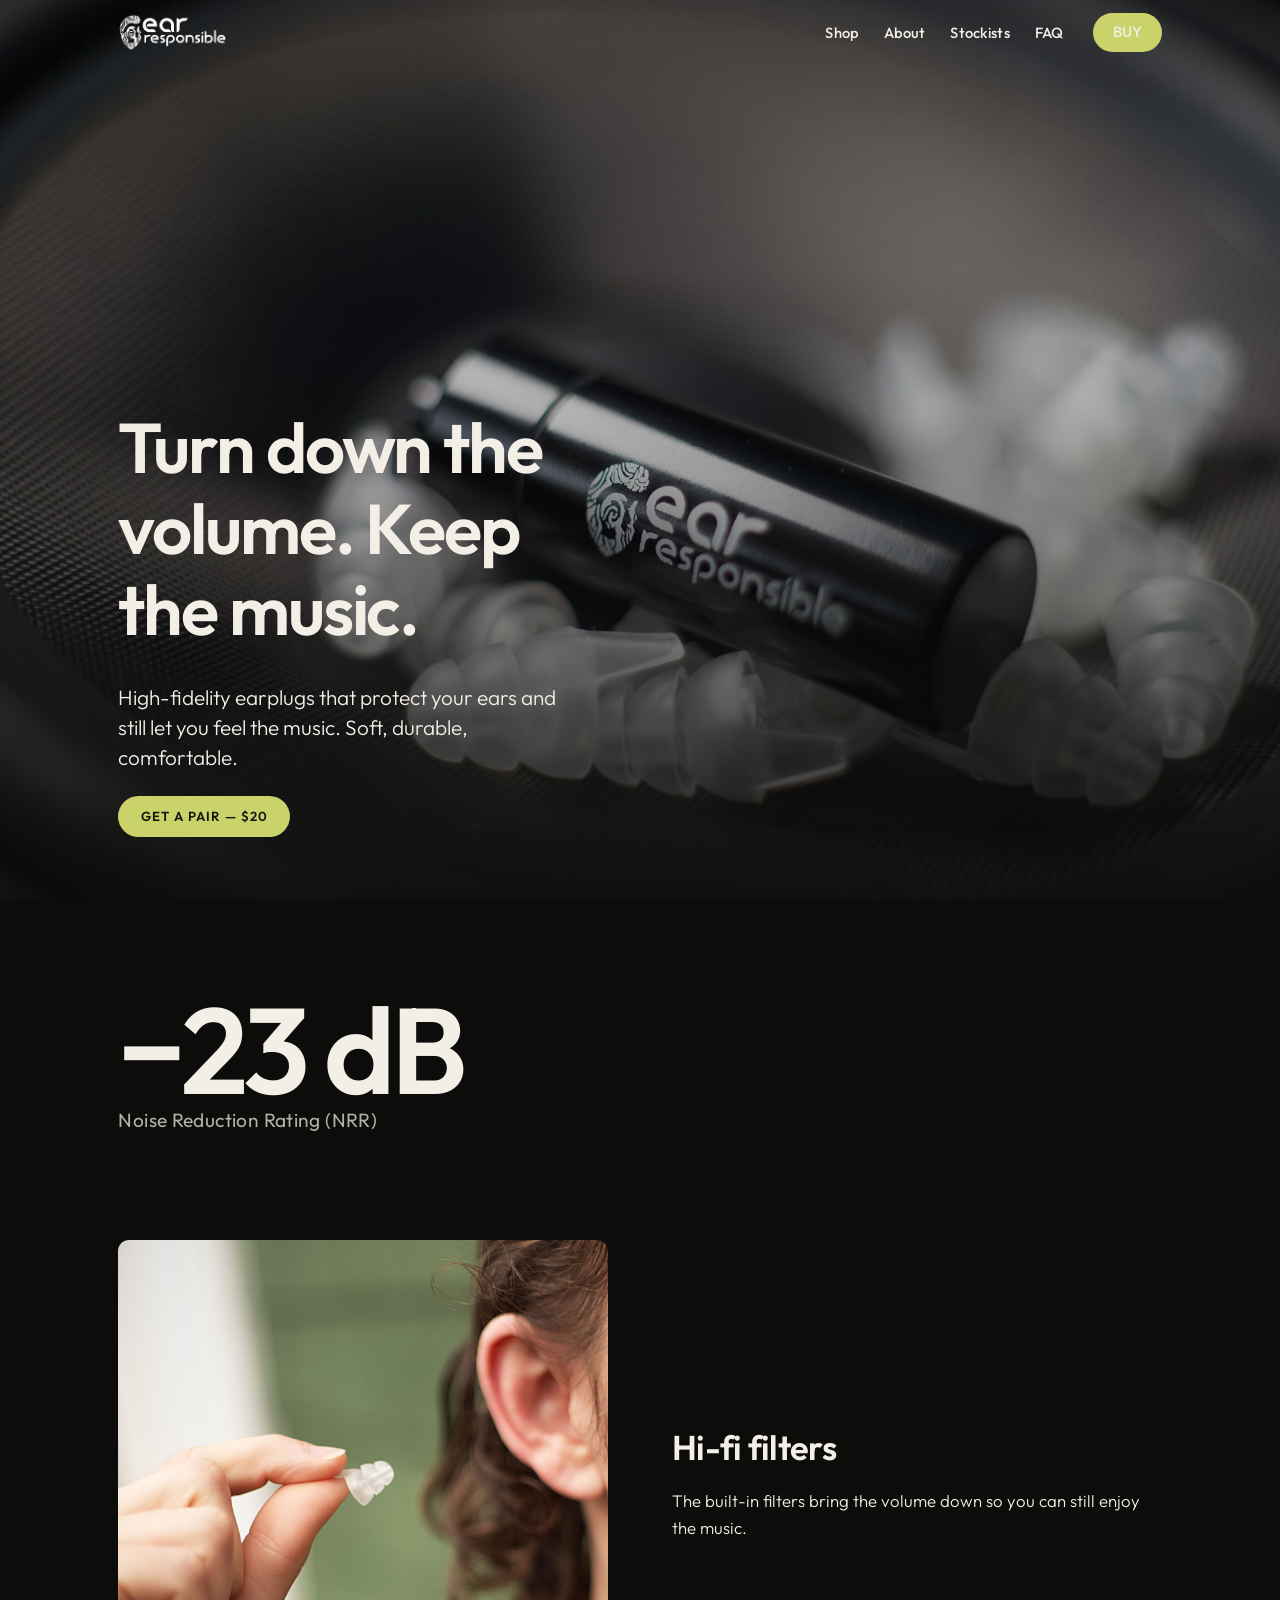
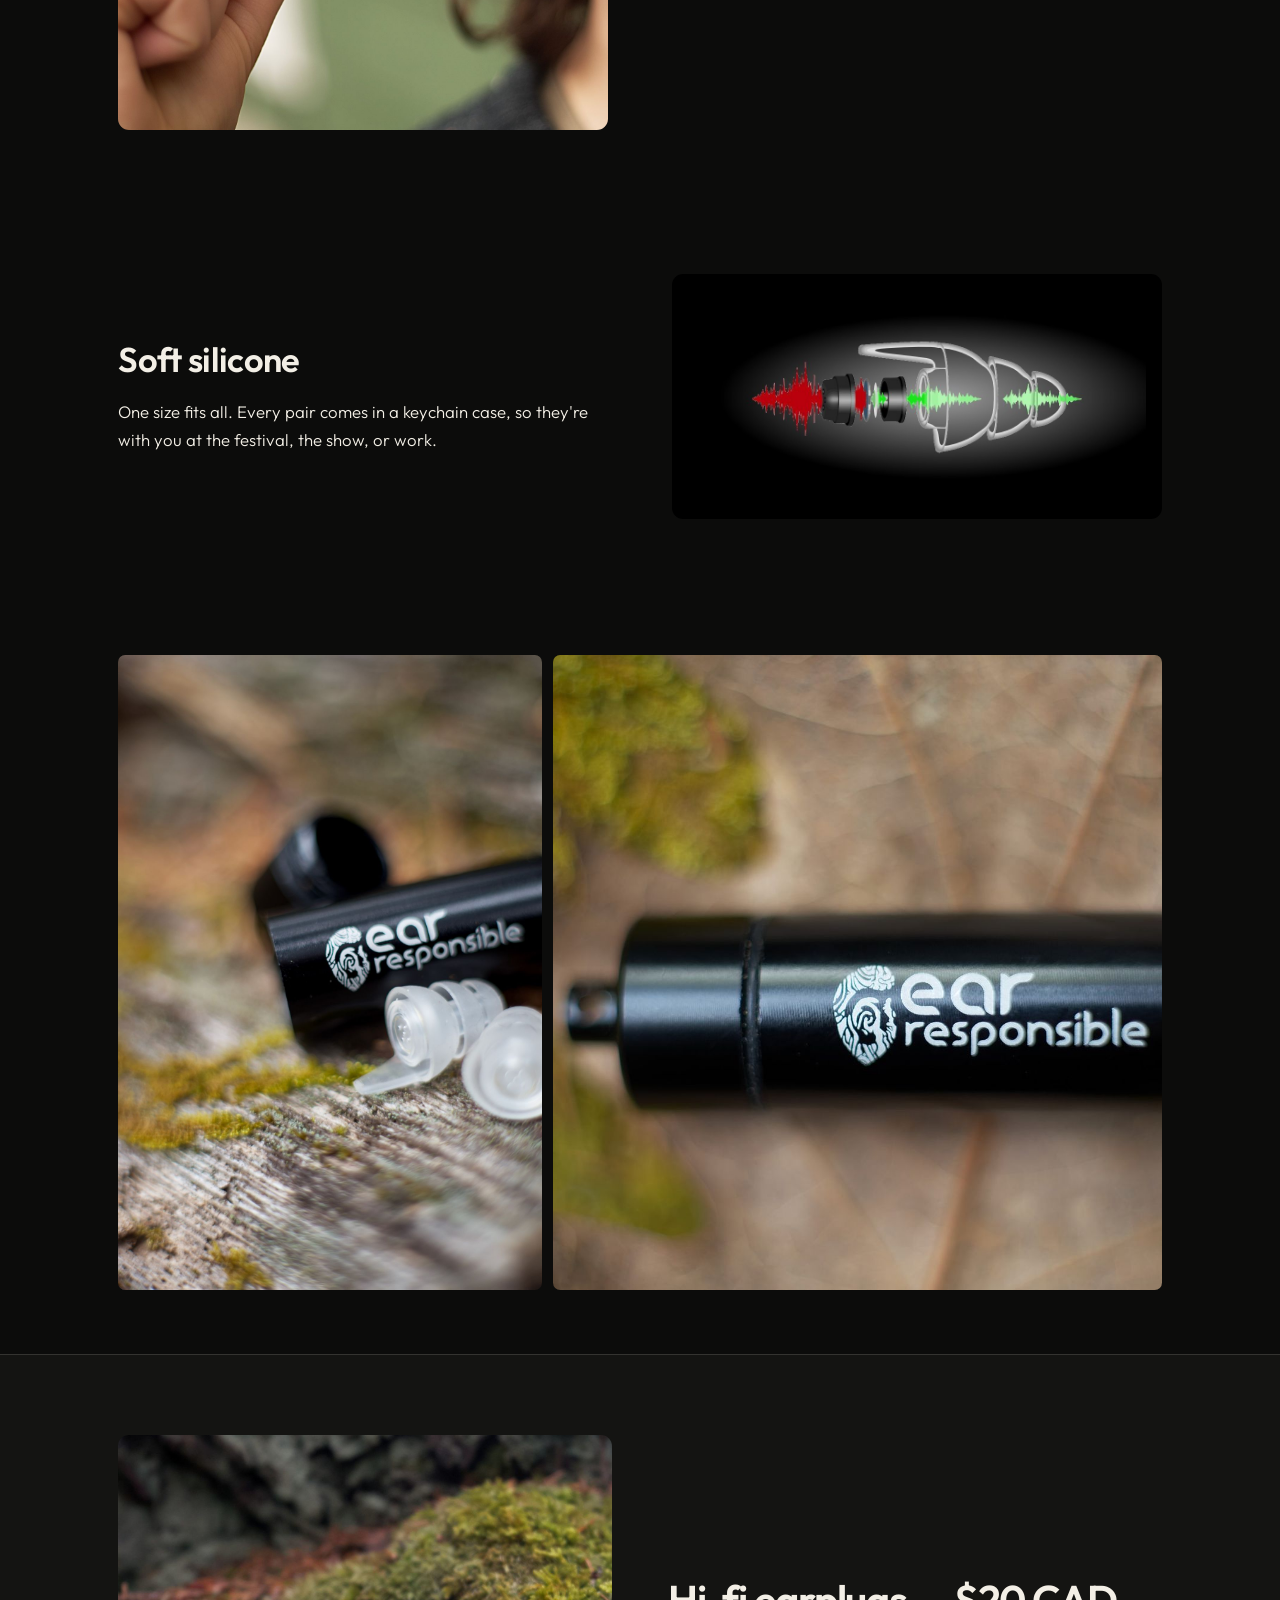
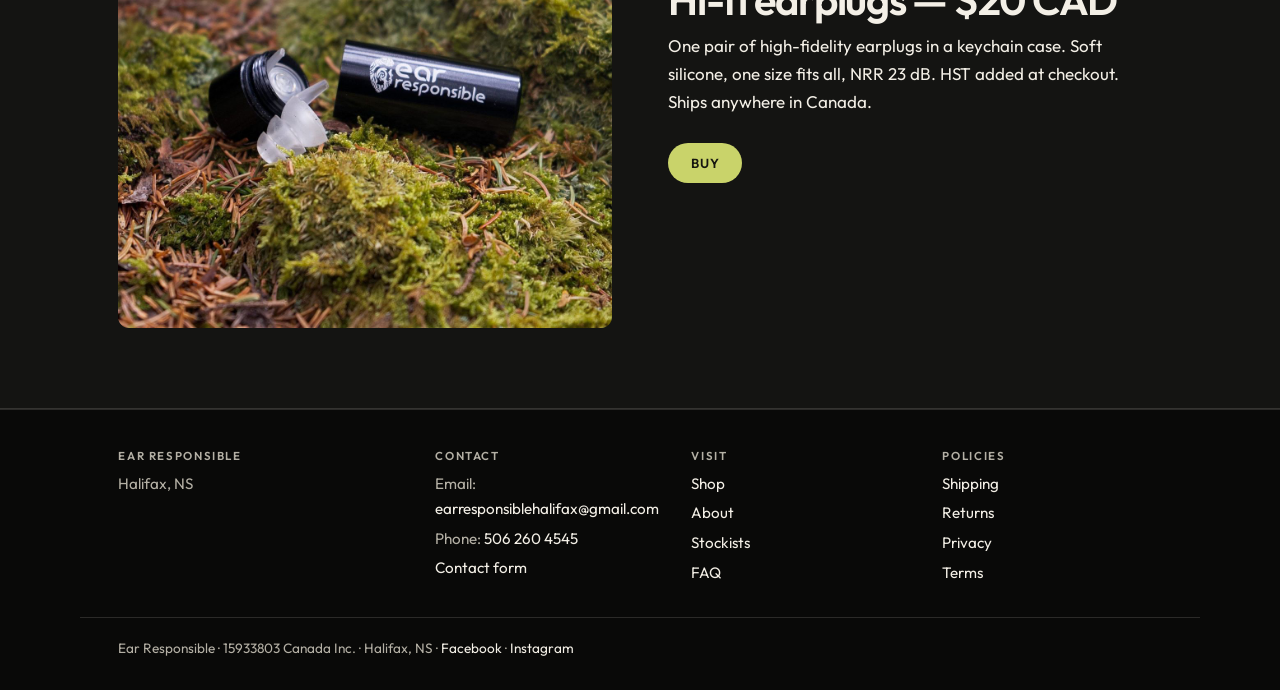
<file: index.html>
<!DOCTYPE html>
<html lang="en-CA">
<head>
  <meta charset="utf-8">
  <meta name="viewport" content="width=device-width, initial-scale=1">
  <title>Ear Responsible</title>
  <meta name="description" content="High-fidelity earplugs that protect your ears and still let you feel the music. Soft, durable, comfortable.">
  <meta name="theme-color" content="#0c0c0b">
  <link rel="canonical" href="https://www.earresponsible.ca/">
  <link rel="icon" href="assets/favicon.ico" sizes="any">
  <link rel="icon" type="image/png" href="assets/favicon-32.png" sizes="32x32">
  <link rel="apple-touch-icon" href="assets/apple-touch-icon.png">
  <meta property="og:title" content="Ear Responsible">
  <meta property="og:description" content="High-fidelity earplugs that protect your ears and still let you feel the music. Soft, durable, comfortable.">
  <meta property="og:type" content="website">
  <meta property="og:url" content="https://www.earresponsible.ca/">
  <meta property="og:image" content="https://www.earresponsible.ca/assets/hero.jpg">
  <meta name="twitter:card" content="summary_large_image">
  <link rel="stylesheet" href="css/styles.css">
  <!--
    BLACK FRIDAY SALE — delete this script with the banner after Nov 30, 2026.
    The banner stays hidden unless the clock is inside the sale window, so it
    does not flash in before Nov 23. America/Halifax is UTC−4 on these dates.
  -->
  <script>
  (function () {
    var parts = new Intl.DateTimeFormat("en-US", {
      timeZone: "America/Halifax",
      year: "numeric",
      month: "2-digit",
      day: "2-digit",
      hour: "2-digit",
      minute: "2-digit",
      hourCycle: "h23"
    }).formatToParts(new Date());
    var get = function (type) {
      for (var i = 0; i < parts.length; i++) {
        if (parts[i].type === type) return parts[i].value;
      }
      return "";
    };
    var stamp = get("year") + get("month") + get("day") + get("hour") + get("minute");
    if (stamp >= "202611230000" && stamp <= "202611302359") {
      document.documentElement.classList.add("sale-live");
    }
  })();
  </script>
  <script src="js/config.js"></script>
  <script src="js/site.js" defer></script>
</head>
<body class="home">
  <a class="skip-link" href="#content">Skip to content</a>
  <header class="site-header">
    <div class="header-inner">
      <a class="logo" href="">
        <img src="assets/logo.png" alt="Ear Responsible" width="900" height="311">
      </a>
      <a class="btn btn-accent header-buy js-buy" href="https://buy.stripe.com/9B6bJ2b3gdgSeiNeOy3F600">Buy</a>
      <button class="nav-toggle" type="button" aria-controls="site-nav" aria-expanded="false" aria-label="Open menu">
        <span class="nav-toggle-bar"></span>
        <span class="nav-toggle-bar"></span>
        <span class="nav-toggle-bar"></span>
      </button>
      <nav class="site-nav" id="site-nav" aria-label="Main">
        <a href="shop/">Shop</a>
        <a href="about/">About</a>
        <a href="stockists/">Stockists</a>
        <a href="faq/">FAQ</a>
        <a class="btn btn-accent js-buy" href="https://buy.stripe.com/9B6bJ2b3gdgSeiNeOy3F600">Buy</a>
      </nav>
    </div>
  </header>
  <main id="content">
    <!--
      BLACK FRIDAY SALE — delete this whole section after Nov 30, 2026.
      Also delete the matching block in css/styles.css and the script in the head.
      These links are not .js-buy, so they keep the sale Stripe link
      instead of the regular $20 payment link.
    -->
    <section class="holiday-sale" aria-labelledby="holiday-sale-heading">
      <div class="wrap holiday-sale-grid">
        <div class="holiday-sale-copy">
          <p class="eyebrow">Black Friday Sale</p>
          <h2 id="holiday-sale-heading">25% off every pair</h2>
          <p class="holiday-sale-price">
            <s class="holiday-sale-was"><span class="visually-hidden">Was </span>$20.00</s>
            <span class="holiday-sale-now"><span class="visually-hidden">Now </span>$15.00</span>
            <span class="holiday-sale-hst">+ HST</span>
          </p>
          <p class="holiday-sale-ends">Sale ends Nov 30</p>
          <a class="btn btn-accent" href="https://buy.stripe.com/dRm7sMb3gccOa2xgWG3F601">Shop the sale</a>
        </div>
        <a class="holiday-sale-photo" href="https://buy.stripe.com/dRm7sMb3gccOa2xgWG3F601">
          <img src="assets/holiday-sale.jpg" width="1080" height="1080" alt="Black Friday sale graphic of the Ear Responsible earplug case on moss. It reads Black Friday Sale, 25% off every pair, $15 a pair plus HST, was $20, ends November 30.">
        </a>
      </div>
    </section>
    <!-- /BLACK FRIDAY SALE -->

    <section class="hero" aria-label="Featured">
      <img class="hero-img" src="assets/hero.jpg" width="1918" height="1280" alt="A black Ear Responsible keychain case and several clear earplugs sitting in a speaker cone." fetchpriority="high">
      <div class="hero-content wrap">
        <div class="hero-copy">
          <h1>Turn down the volume. Keep the music.</h1>
          <p class="lede">High-fidelity earplugs that protect your ears and still let you feel the music. Soft, durable, comfortable.</p>
          <a class="btn btn-accent js-buy" href="https://buy.stripe.com/9B6bJ2b3gdgSeiNeOy3F600">Get a pair — $20</a>
        </div>
      </div>
    </section>

    <section class="claim">
      <div class="wrap">
        <p class="claim-num">−23 dB</p>
        <p class="claim-kicker">Noise Reduction Rating (NRR)</p>
      </div>
    </section>

    <section class="feature" aria-labelledby="hifi-heading">
      <div class="wrap feature-grid">
        <figure>
          <img src="assets/feature-hifi.jpg" width="1400" height="1400" alt="A hand holding a clear earplug beside someone’s ear." loading="lazy">
        </figure>
        <div class="feature-copy">
          <h2 id="hifi-heading">Hi-fi filters</h2>
          <p>The built-in filters bring the volume down so you can still enjoy the music.</p>
        </div>
      </div>
    </section>

    <section class="feature" aria-labelledby="silicone-heading">
      <div class="wrap feature-grid feature-grid-reverse">
        <figure class="diagram">
          <img src="assets/diagram.jpg" width="1000" height="500" alt="Cutaway diagram of a filter earplug, with a red input waveform becoming a quieter green waveform." loading="lazy">
        </figure>
        <div class="feature-copy">
          <h2 id="silicone-heading">Soft silicone</h2>
          <p>One size fits all. Every pair comes in a keychain case, so they're with you at the festival, the show, or work.</p>
        </div>
      </div>
    </section>

    <section class="gallery" aria-label="Photo gallery">
      <div class="wrap">
        <div class="gallery-grid">
          <figure class="tall">
            <img src="assets/gallery-moss-log.jpg" width="1200" height="1800" alt="The Ear Responsible case and earplugs on a mossy log.">
          </figure>
          <figure class="wide">
            <img src="assets/gallery-leaf.jpg" width="1598" height="1066" alt="A closed branded keychain case resting on a leaf.">
          </figure>
        </div>
      </div>
    </section>

    <section class="buy-band" aria-labelledby="buy-heading">
      <div class="wrap buy-band-grid">
        <figure>
          <img src="assets/product-main.jpg" width="1200" height="1200" alt="An open black keychain case on moss, with a pair of clear earplugs beside it.">
        </figure>
        <div>
          <p class="price" id="buy-heading">Hi-fi earplugs — $20 CAD</p>
          <p>One pair of high-fidelity earplugs in a keychain case. Soft silicone, one size fits all, NRR 23 dB. HST added at checkout. Ships anywhere in Canada.</p>
          <a class="btn btn-accent js-buy" href="https://buy.stripe.com/9B6bJ2b3gdgSeiNeOy3F600">Buy</a>
        </div>
      </div>
    </section>
  </main>
  <footer class="site-footer">
    <div class="wrap footer-grid">
      <div>
        <h2>Ear Responsible</h2>
        <p>Halifax, NS</p>
      </div>
      <div>
        <h2>Contact</h2>
        <p>Email: <a href="mailto:earresponsiblehalifax@gmail.com">earresponsiblehalifax@gmail.com</a></p>
        <p>Phone: <a href="tel:+15062604545">506 260 4545</a></p>
        <p><a href="contact/">Contact form</a></p>
      </div>
      <div>
        <h2>Visit</h2>
        <ul class="footer-links">
          <li><a href="shop/">Shop</a></li>
          <li><a href="about/">About</a></li>
          <li><a href="stockists/">Stockists</a></li>
          <li><a href="faq/">FAQ</a></li>
        </ul>
      </div>
      <div>
        <h2>Policies</h2>
        <ul class="footer-links">
          <li><a href="shipping/">Shipping</a></li>
          <li><a href="returns/">Returns</a></li>
          <li><a href="privacy/">Privacy</a></li>
          <li><a href="terms/">Terms</a></li>
        </ul>
      </div>
    </div>
    <div class="wrap footer-bottom">
      <p>Ear Responsible · 15933803 Canada Inc. · Halifax, NS · <a href="https://www.facebook.com/earresponsiblehifi">Facebook</a> · <a href="https://www.instagram.com/_earresponsible_/">Instagram</a></p>
    </div>
  </footer>
</body>
</html>
</file>
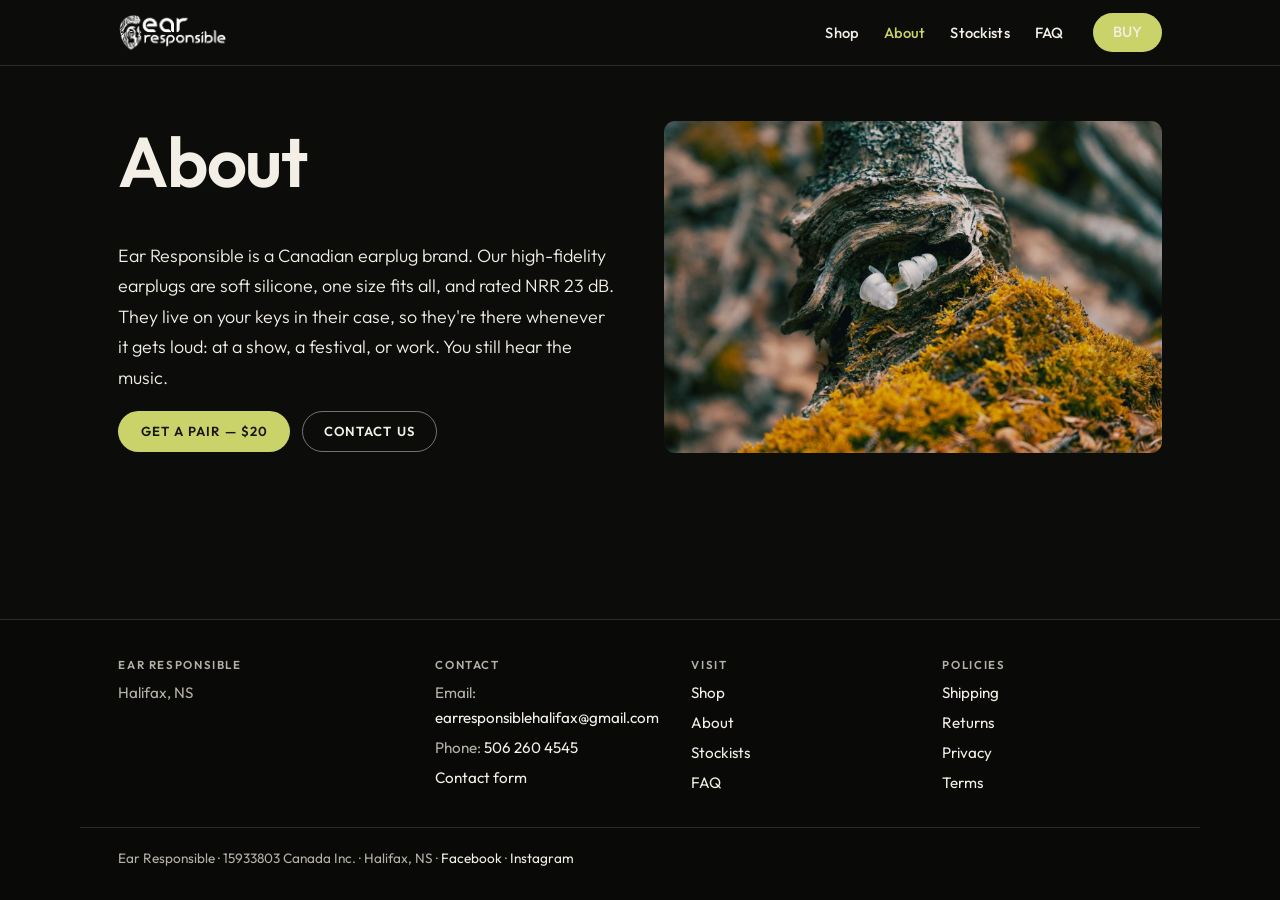
<file: about/index.html>
<!DOCTYPE html>
<html lang="en-CA">
<head>
  <meta charset="utf-8">
  <meta name="viewport" content="width=device-width, initial-scale=1">
  <title>About — Ear Responsible</title>
  <meta name="description" content="Ear Responsible is a Canadian earplug brand. Soft silicone, one size fits all, NRR 23 dB.">
  <meta name="theme-color" content="#0c0c0b">
  <link rel="canonical" href="https://www.earresponsible.ca/about/">
  <link rel="icon" href="../assets/favicon.ico" sizes="any">
  <link rel="icon" type="image/png" href="../assets/favicon-32.png" sizes="32x32">
  <link rel="apple-touch-icon" href="../assets/apple-touch-icon.png">
  <meta property="og:title" content="About — Ear Responsible">
  <meta property="og:description" content="Ear Responsible is a Canadian earplug brand. Soft silicone, one size fits all, NRR 23 dB.">
  <meta property="og:type" content="website">
  <meta property="og:url" content="https://www.earresponsible.ca/about/">
  <meta property="og:image" content="https://www.earresponsible.ca/assets/about.jpg">
  <meta name="twitter:card" content="summary_large_image">
  <link rel="stylesheet" href="../css/styles.css">
  <script src="../js/config.js"></script>
  <script src="../js/site.js" defer></script>
</head>
<body class="page">
  <a class="skip-link" href="#content">Skip to content</a>
  <header class="site-header">
    <div class="header-inner">
      <a class="logo" href="../">
        <img src="../assets/logo.png" alt="Ear Responsible" width="900" height="311">
      </a>
      <a class="btn btn-accent header-buy js-buy" href="https://buy.stripe.com/9B6bJ2b3gdgSeiNeOy3F600">Buy</a>
      <button class="nav-toggle" type="button" aria-controls="site-nav" aria-expanded="false" aria-label="Open menu">
        <span class="nav-toggle-bar"></span>
        <span class="nav-toggle-bar"></span>
        <span class="nav-toggle-bar"></span>
      </button>
      <nav class="site-nav" id="site-nav" aria-label="Main">
        <a href="../shop/">Shop</a>
        <a href="../about/" aria-current="page">About</a>
        <a href="../stockists/">Stockists</a>
        <a href="../faq/">FAQ</a>
        <a class="btn btn-accent js-buy" href="https://buy.stripe.com/9B6bJ2b3gdgSeiNeOy3F600">Buy</a>
      </nav>
    </div>
  </header>
  <main id="content">
    <div class="wrap about-layout">
      <div class="about-copy">
        <h1>About</h1>
        <p>Ear Responsible is a Canadian earplug brand. Our high-fidelity earplugs are soft silicone, one size fits all, and rated NRR 23 dB. They live on your keys in their case, so they're there whenever it gets loud: at a show, a festival, or work. You still hear the music.</p>
        <div class="cta-row">
          <a class="btn btn-accent js-buy" href="https://buy.stripe.com/9B6bJ2b3gdgSeiNeOy3F600">Get a pair — $20</a>
          <a class="btn btn-ghost" href="../contact/">Contact us</a>
        </div>
      </div>
      <figure>
        <img src="../assets/about.jpg" width="1400" height="932" alt="A pair of clear earplugs tucked into a mossy, weathered tree.">
      </figure>
    </div>
  </main>
  <footer class="site-footer">
    <div class="wrap footer-grid">
      <div>
        <h2>Ear Responsible</h2>
        <p>Halifax, NS</p>
      </div>
      <div>
        <h2>Contact</h2>
        <p>Email: <a href="mailto:earresponsiblehalifax@gmail.com">earresponsiblehalifax@gmail.com</a></p>
        <p>Phone: <a href="tel:+15062604545">506 260 4545</a></p>
        <p><a href="../contact/">Contact form</a></p>
      </div>
      <div>
        <h2>Visit</h2>
        <ul class="footer-links">
          <li><a href="../shop/">Shop</a></li>
          <li><a href="../about/">About</a></li>
          <li><a href="../stockists/">Stockists</a></li>
          <li><a href="../faq/">FAQ</a></li>
        </ul>
      </div>
      <div>
        <h2>Policies</h2>
        <ul class="footer-links">
          <li><a href="../shipping/">Shipping</a></li>
          <li><a href="../returns/">Returns</a></li>
          <li><a href="../privacy/">Privacy</a></li>
          <li><a href="../terms/">Terms</a></li>
        </ul>
      </div>
    </div>
    <div class="wrap footer-bottom">
      <p>Ear Responsible · 15933803 Canada Inc. · Halifax, NS · <a href="https://www.facebook.com/earresponsiblehifi">Facebook</a> · <a href="https://www.instagram.com/_earresponsible_/">Instagram</a></p>
    </div>
  </footer>
</body>
</html>
</file>
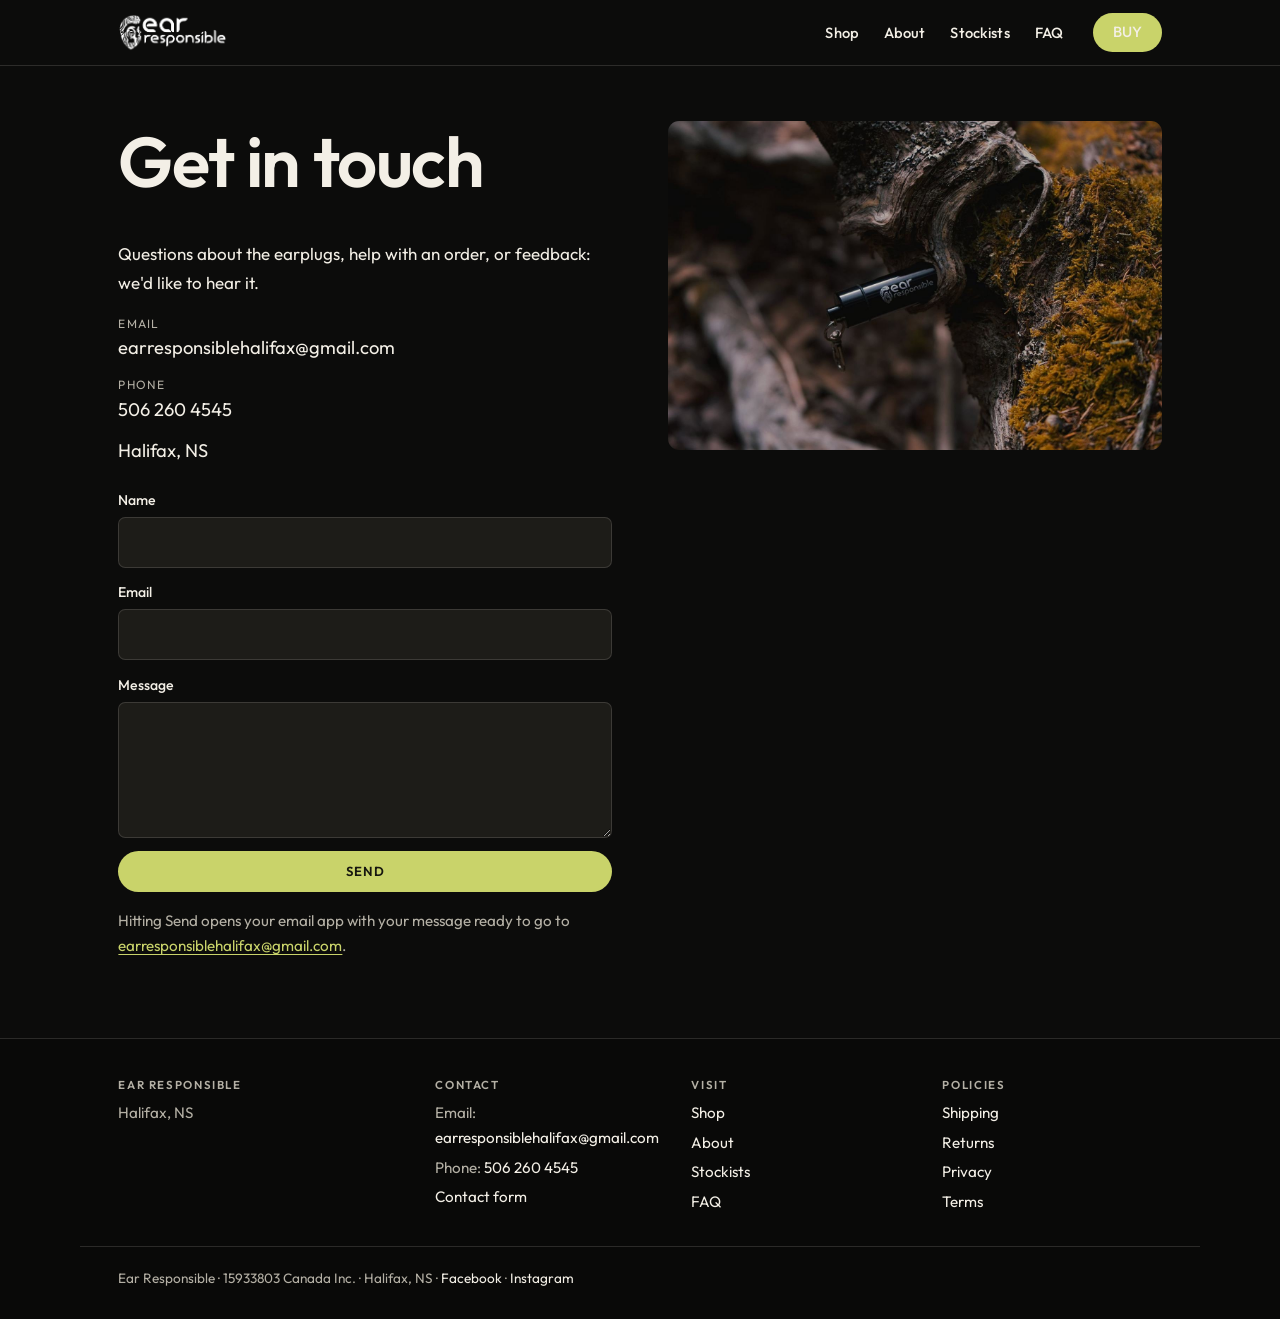
<file: contact/index.html>
<!DOCTYPE html>
<html lang="en-CA">
<head>
  <meta charset="utf-8">
  <meta name="viewport" content="width=device-width, initial-scale=1">
  <title>Contact — Ear Responsible</title>
  <meta name="description" content="Get in touch with Ear Responsible in Halifax, NS.">
  <meta name="theme-color" content="#0c0c0b">
  <link rel="canonical" href="https://www.earresponsible.ca/contact/">
  <link rel="icon" href="../assets/favicon.ico" sizes="any">
  <link rel="icon" type="image/png" href="../assets/favicon-32.png" sizes="32x32">
  <link rel="apple-touch-icon" href="../assets/apple-touch-icon.png">
  <meta property="og:title" content="Contact — Ear Responsible">
  <meta property="og:description" content="Get in touch with Ear Responsible in Halifax, NS.">
  <meta property="og:type" content="website">
  <meta property="og:url" content="https://www.earresponsible.ca/contact/">
  <meta property="og:image" content="https://www.earresponsible.ca/assets/contact.jpg">
  <meta name="twitter:card" content="summary_large_image">
  <link rel="stylesheet" href="../css/styles.css">
  <script src="../js/config.js"></script>
  <script src="../js/site.js" defer></script>
</head>
<body class="page">
  <a class="skip-link" href="#content">Skip to content</a>
  <header class="site-header">
    <div class="header-inner">
      <a class="logo" href="../">
        <img src="../assets/logo.png" alt="Ear Responsible" width="900" height="311">
      </a>
      <a class="btn btn-accent header-buy js-buy" href="https://buy.stripe.com/9B6bJ2b3gdgSeiNeOy3F600">Buy</a>
      <button class="nav-toggle" type="button" aria-controls="site-nav" aria-expanded="false" aria-label="Open menu">
        <span class="nav-toggle-bar"></span>
        <span class="nav-toggle-bar"></span>
        <span class="nav-toggle-bar"></span>
      </button>
      <nav class="site-nav" id="site-nav" aria-label="Main">
        <a href="../shop/">Shop</a>
        <a href="../about/">About</a>
        <a href="../stockists/">Stockists</a>
        <a href="../faq/">FAQ</a>
        <a class="btn btn-accent js-buy" href="https://buy.stripe.com/9B6bJ2b3gdgSeiNeOy3F600">Buy</a>
      </nav>
    </div>
  </header>
  <main id="content">
    <div class="wrap contact-layout">
      <div>
        <h1>Get in touch</h1>
        <p>Questions about the earplugs, help with an order, or feedback: we'd like to hear it.</p>
        <ul class="contact-details">
          <li><span class="label">Email</span><a href="mailto:earresponsiblehalifax@gmail.com">earresponsiblehalifax@gmail.com</a></li>
          <li><span class="label">Phone</span><a href="tel:+15062604545">506 260 4545</a></li>
          <li><span class="plain">Halifax, NS</span></li>
        </ul>
        <form class="contact-form" data-contact-form action="mailto:earresponsiblehalifax@gmail.com" method="post" enctype="text/plain">
          <label>Name
            <input type="text" name="name" autocomplete="name" required>
          </label>
          <label>Email
            <input type="email" name="email" autocomplete="email" required>
          </label>
          <label>Message
            <textarea name="message" required></textarea>
          </label>
          <button class="btn btn-accent" type="submit">Send</button>
        </form>
        <p class="form-fallback" data-mailto-note>Hitting Send opens your email app with your message ready to go to <a href="mailto:earresponsiblehalifax@gmail.com">earresponsiblehalifax@gmail.com</a>.</p>
      </div>
      <figure class="contact-photo">
        <img src="../assets/contact.jpg" width="1400" height="932" alt="A branded Ear Responsible keychain case tucked into a mossy tree.">
      </figure>
    </div>
  </main>
  <footer class="site-footer">
    <div class="wrap footer-grid">
      <div>
        <h2>Ear Responsible</h2>
        <p>Halifax, NS</p>
      </div>
      <div>
        <h2>Contact</h2>
        <p>Email: <a href="mailto:earresponsiblehalifax@gmail.com">earresponsiblehalifax@gmail.com</a></p>
        <p>Phone: <a href="tel:+15062604545">506 260 4545</a></p>
        <p><a href="../contact/">Contact form</a></p>
      </div>
      <div>
        <h2>Visit</h2>
        <ul class="footer-links">
          <li><a href="../shop/">Shop</a></li>
          <li><a href="../about/">About</a></li>
          <li><a href="../stockists/">Stockists</a></li>
          <li><a href="../faq/">FAQ</a></li>
        </ul>
      </div>
      <div>
        <h2>Policies</h2>
        <ul class="footer-links">
          <li><a href="../shipping/">Shipping</a></li>
          <li><a href="../returns/">Returns</a></li>
          <li><a href="../privacy/">Privacy</a></li>
          <li><a href="../terms/">Terms</a></li>
        </ul>
      </div>
    </div>
    <div class="wrap footer-bottom">
      <p>Ear Responsible · 15933803 Canada Inc. · Halifax, NS · <a href="https://www.facebook.com/earresponsiblehifi">Facebook</a> · <a href="https://www.instagram.com/_earresponsible_/">Instagram</a></p>
    </div>
  </footer>
</body>
</html>
</file>
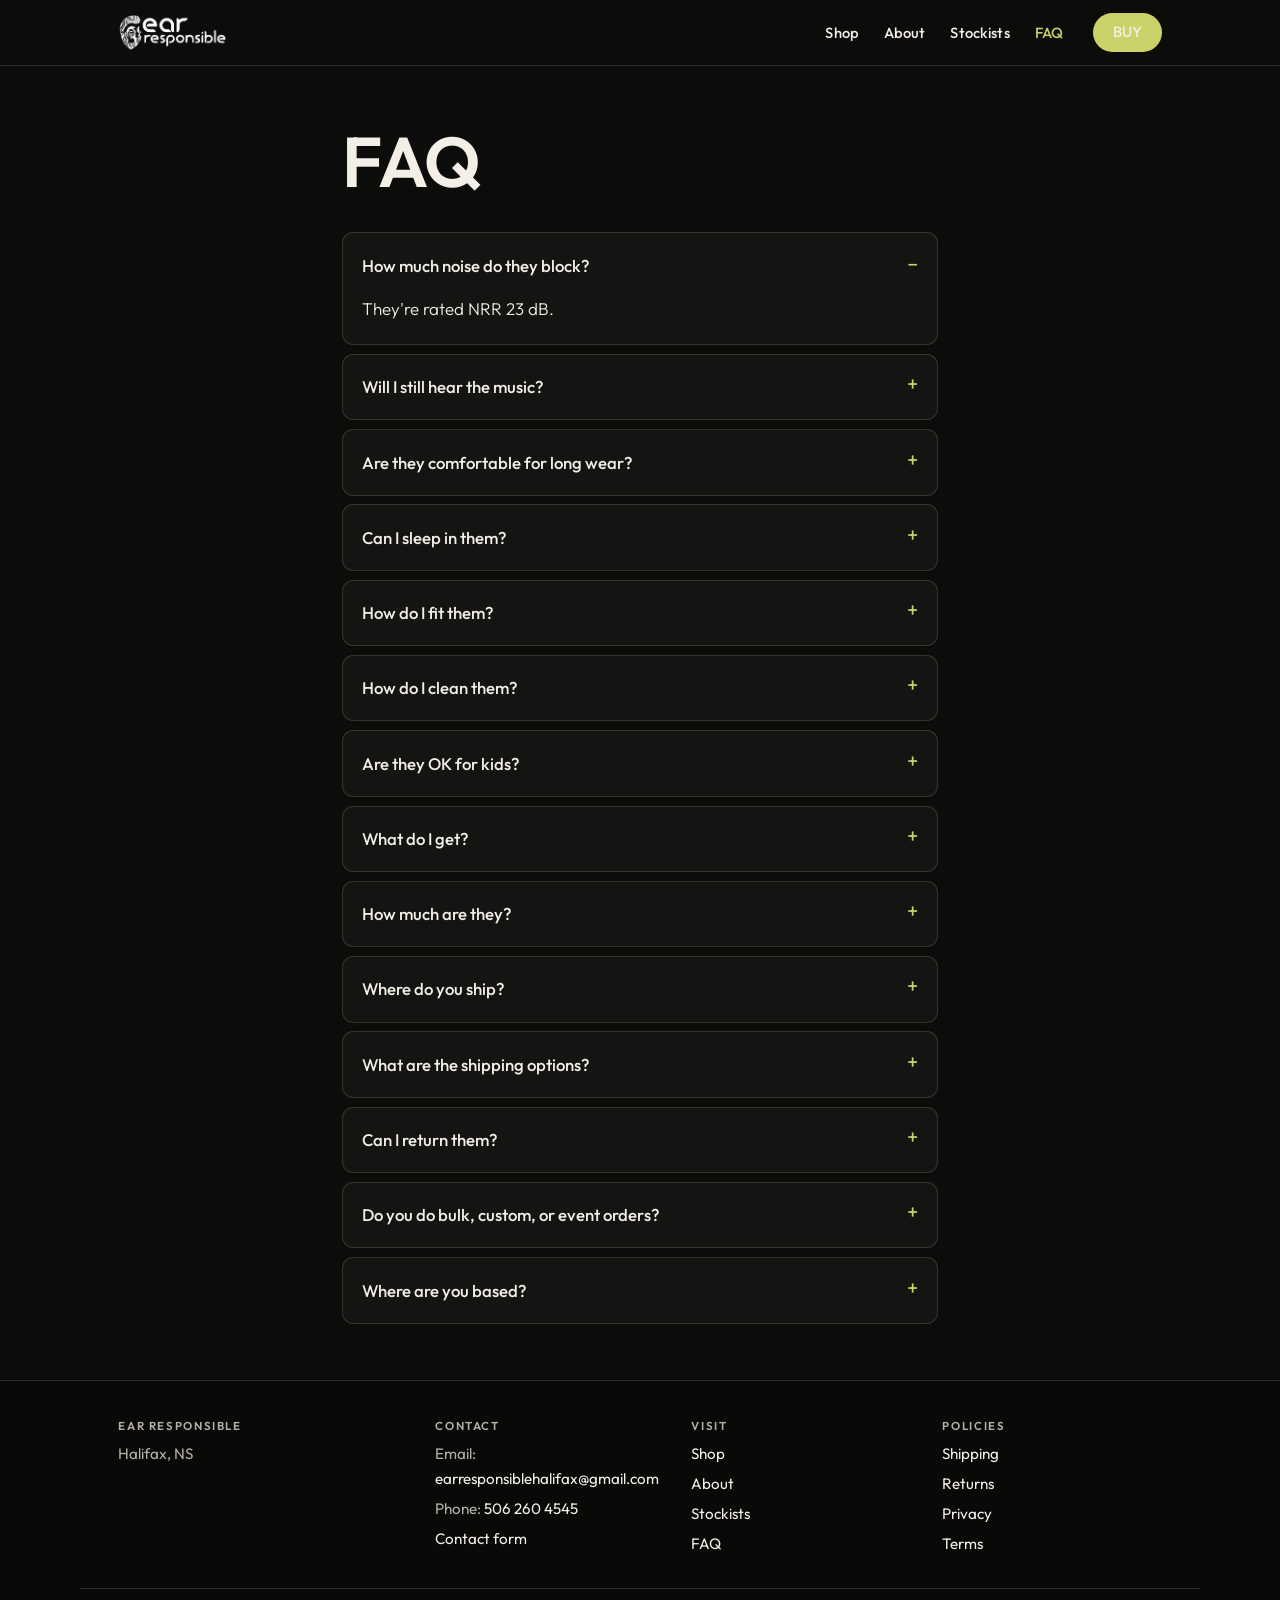
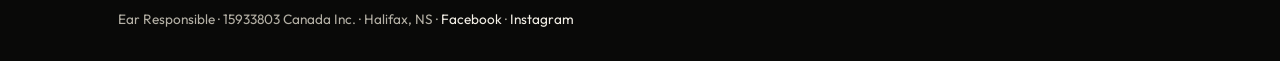
<file: faq/index.html>
<!DOCTYPE html>
<html lang="en-CA">
<head>
  <meta charset="utf-8">
  <meta name="viewport" content="width=device-width, initial-scale=1">
  <title>FAQ — Ear Responsible</title>
  <meta name="description" content="Answers about Ear Responsible high fidelity earplugs.">
  <meta name="theme-color" content="#0c0c0b">
  <link rel="canonical" href="https://www.earresponsible.ca/faq/">
  <link rel="icon" href="../assets/favicon.ico" sizes="any">
  <link rel="icon" type="image/png" href="../assets/favicon-32.png" sizes="32x32">
  <link rel="apple-touch-icon" href="../assets/apple-touch-icon.png">
  <meta property="og:title" content="FAQ — Ear Responsible">
  <meta property="og:description" content="Answers about Ear Responsible high fidelity earplugs.">
  <meta property="og:type" content="website">
  <meta property="og:url" content="https://www.earresponsible.ca/faq/">
  <meta property="og:image" content="https://www.earresponsible.ca/assets/product-main.jpg">
  <meta name="twitter:card" content="summary_large_image">
  <link rel="stylesheet" href="../css/styles.css">
  <script src="../js/config.js"></script>
  <script src="../js/site.js" defer></script>
</head>
<body class="page">
  <a class="skip-link" href="#content">Skip to content</a>
  <header class="site-header">
    <div class="header-inner">
      <a class="logo" href="../">
        <img src="../assets/logo.png" alt="Ear Responsible" width="900" height="311">
      </a>
      <a class="btn btn-accent header-buy js-buy" href="https://buy.stripe.com/9B6bJ2b3gdgSeiNeOy3F600">Buy</a>
      <button class="nav-toggle" type="button" aria-controls="site-nav" aria-expanded="false" aria-label="Open menu">
        <span class="nav-toggle-bar"></span>
        <span class="nav-toggle-bar"></span>
        <span class="nav-toggle-bar"></span>
      </button>
      <nav class="site-nav" id="site-nav" aria-label="Main">
        <a href="../shop/">Shop</a>
        <a href="../about/">About</a>
        <a href="../stockists/">Stockists</a>
        <a href="../faq/" aria-current="page">FAQ</a>
        <a class="btn btn-accent js-buy" href="https://buy.stripe.com/9B6bJ2b3gdgSeiNeOy3F600">Buy</a>
      </nav>
    </div>
  </header>
  <main id="content">
    <header class="page-head">
      <div class="wrap narrow">
        <h1>FAQ</h1>
      </div>
    </header>
    <div class="wrap narrow">
      <div class="faq-list">
        <details open>
          <summary>How much noise do they block?</summary>
          <p>They're rated NRR 23 dB.</p>
        </details>
        <details>
          <summary>Will I still hear the music?</summary>
          <p>Yes. The hi-fi filters lower the volume and keep the music clear.</p>
        </details>
        <details>
          <summary>Are they comfortable for long wear?</summary>
          <p>They're soft silicone and one size fits all. People wear them at festivals, shows, and loud workplaces.</p>
        </details>
        <details>
          <summary>Can I sleep in them?</summary>
          <p>Yes. They're made of soft silicone, so they're comfortable to sleep in.</p>
        </details>
        <details>
          <summary>How do I fit them?</summary>
          <p>They're one size fits all. If they don't feel right, <a href="mailto:earresponsiblehalifax@gmail.com">email us</a> and we'll help.</p>
        </details>
        <details>
          <summary>How do I clean them?</summary>
          <p>Take out the filter, then wash the silicone in hot, soapy water.</p>
        </details>
        <details>
          <summary>Are they OK for kids?</summary>
          <p>We don't have age or sizing guidance for children. Please <a href="mailto:earresponsiblehalifax@gmail.com">email us</a> before buying a pair for a child.</p>
        </details>
        <details>
          <summary>What do I get?</summary>
          <p>One pair of hi-fi earplugs and a keychain case.</p>
        </details>
        <details>
          <summary>How much are they?</summary>
          <p>$20 CAD, plus HST at checkout.</p>
        </details>
        <details>
          <summary>Where do you ship?</summary>
          <p>Anywhere in Canada.</p>
        </details>
        <details>
          <summary>What are the shipping options?</summary>
          <ul>
            <li>Lettermail (untracked): $7, usually 5–10 business days. If it gets lost, we'll send it again.</li>
            <li>Tracked Canada Post: $15, usually 3–7 business days, with a tracking number.</li>
          </ul>
          <p>HST added at checkout.</p>
        </details>
        <details>
          <summary>Can I return them?</summary>
          <p>Yes, within 30 days. <a href="mailto:earresponsiblehalifax@gmail.com">Email us</a>, <a href="tel:+15062604545">call us</a>, or see the <a href="../returns/">Returns page</a>. You pay return shipping, unless the item is defective or we sent the wrong one. Then we cover it.</p>
        </details>
        <details>
          <summary>Do you do bulk, custom, or event orders?</summary>
          <p><a href="mailto:earresponsiblehalifax@gmail.com">Email us</a> or use the <a href="../contact/">contact form</a> and tell us what you need.</p>
        </details>
        <details>
          <summary>Where are you based?</summary>
          <p>Halifax, Nova Scotia.</p>
        </details>
      </div>
    </div>
  </main>
  <footer class="site-footer">
    <div class="wrap footer-grid">
      <div>
        <h2>Ear Responsible</h2>
        <p>Halifax, NS</p>
      </div>
      <div>
        <h2>Contact</h2>
        <p>Email: <a href="mailto:earresponsiblehalifax@gmail.com">earresponsiblehalifax@gmail.com</a></p>
        <p>Phone: <a href="tel:+15062604545">506 260 4545</a></p>
        <p><a href="../contact/">Contact form</a></p>
      </div>
      <div>
        <h2>Visit</h2>
        <ul class="footer-links">
          <li><a href="../shop/">Shop</a></li>
          <li><a href="../about/">About</a></li>
          <li><a href="../stockists/">Stockists</a></li>
          <li><a href="../faq/">FAQ</a></li>
        </ul>
      </div>
      <div>
        <h2>Policies</h2>
        <ul class="footer-links">
          <li><a href="../shipping/">Shipping</a></li>
          <li><a href="../returns/">Returns</a></li>
          <li><a href="../privacy/">Privacy</a></li>
          <li><a href="../terms/">Terms</a></li>
        </ul>
      </div>
    </div>
    <div class="wrap footer-bottom">
      <p>Ear Responsible · 15933803 Canada Inc. · Halifax, NS · <a href="https://www.facebook.com/earresponsiblehifi">Facebook</a> · <a href="https://www.instagram.com/_earresponsible_/">Instagram</a></p>
    </div>
  </footer>
</body>
</html>
</file>
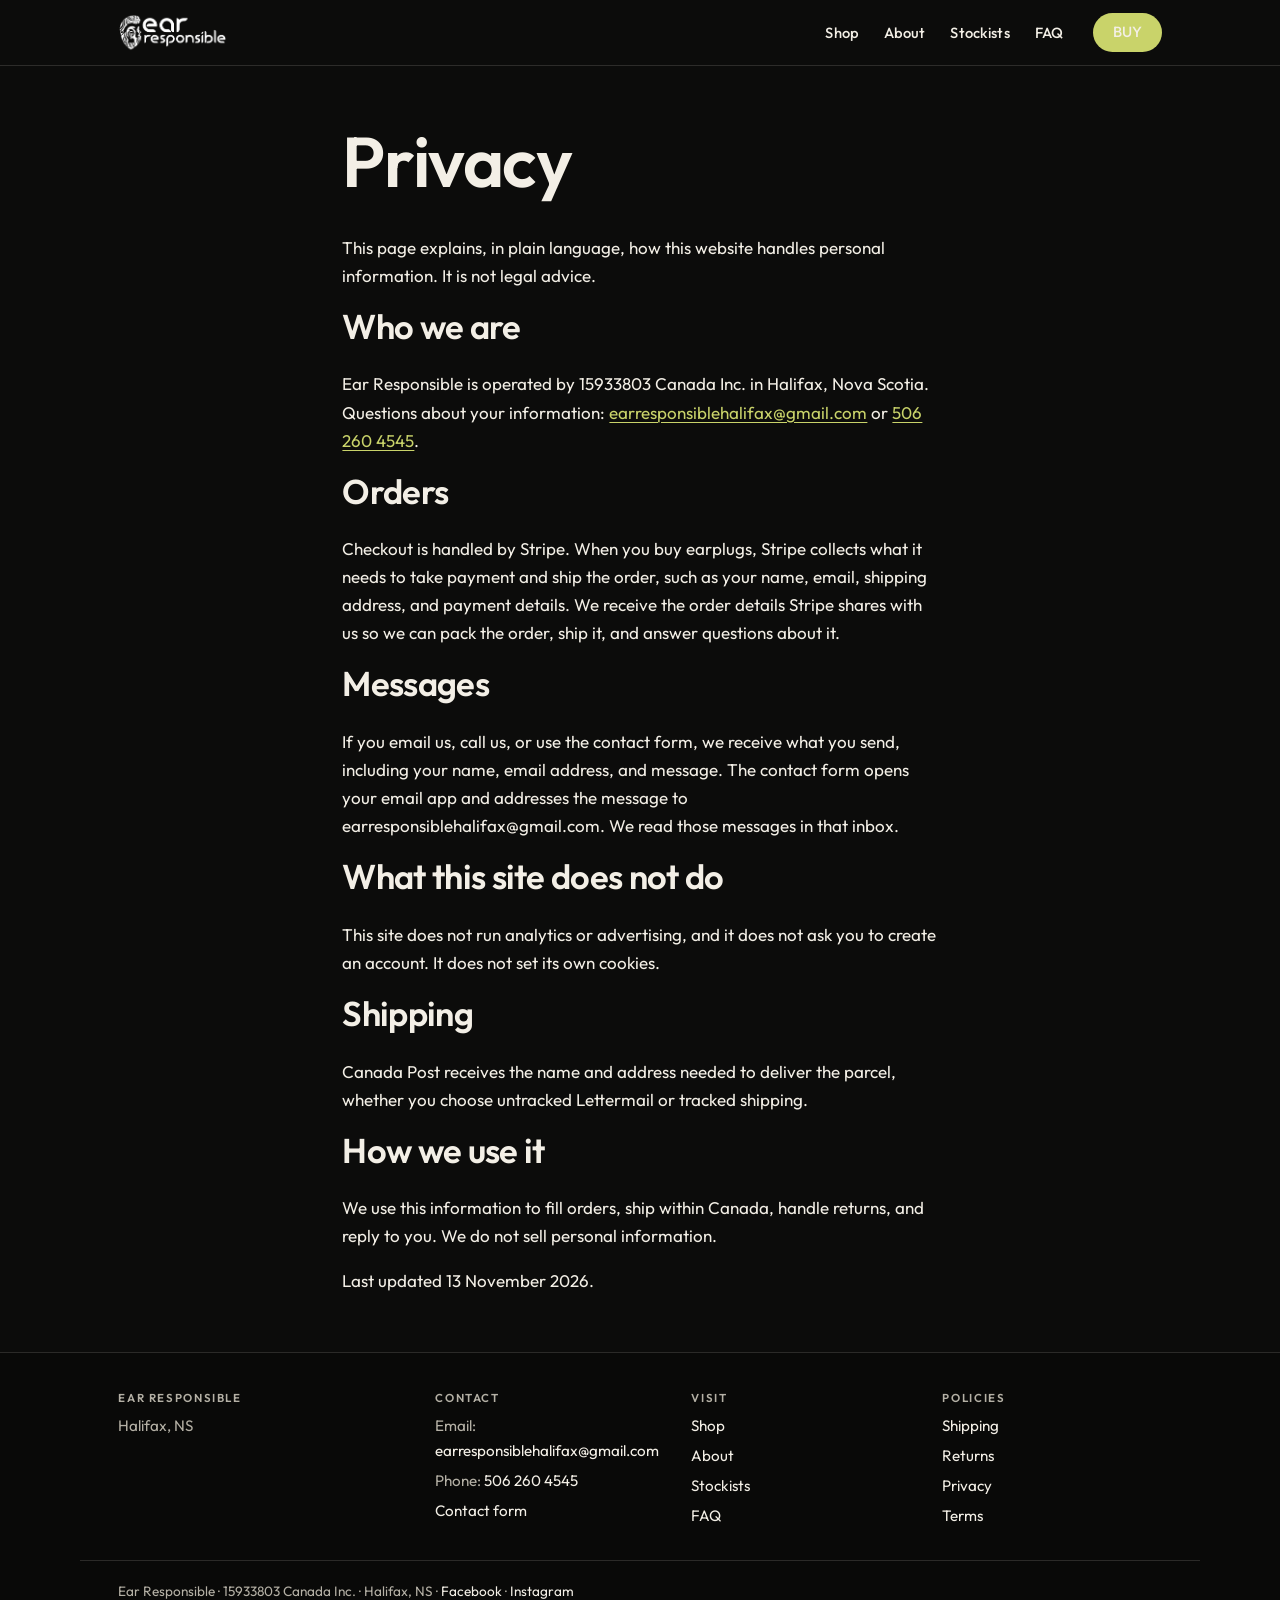
<file: privacy/index.html>
<!DOCTYPE html>
<html lang="en-CA">
<head>
  <meta charset="utf-8">
  <meta name="viewport" content="width=device-width, initial-scale=1">
  <title>Privacy — Ear Responsible</title>
  <meta name="description" content="How Ear Responsible handles personal information. Plain language, not legal advice.">
  <meta name="theme-color" content="#0c0c0b">
  <link rel="canonical" href="https://www.earresponsible.ca/privacy/">
  <link rel="icon" href="../assets/favicon.ico" sizes="any">
  <link rel="icon" type="image/png" href="../assets/favicon-32.png" sizes="32x32">
  <link rel="apple-touch-icon" href="../assets/apple-touch-icon.png">
  <meta property="og:title" content="Privacy — Ear Responsible">
  <meta property="og:description" content="How Ear Responsible handles personal information. Plain language, not legal advice.">
  <meta property="og:type" content="website">
  <meta property="og:url" content="https://www.earresponsible.ca/privacy/">
  <meta property="og:image" content="https://www.earresponsible.ca/assets/product-main.jpg">
  <meta name="twitter:card" content="summary_large_image">
  <link rel="stylesheet" href="../css/styles.css">
  <script src="../js/config.js"></script>
  <script src="../js/site.js" defer></script>
</head>
<body class="page">
  <a class="skip-link" href="#content">Skip to content</a>
  <header class="site-header">
    <div class="header-inner">
      <a class="logo" href="../">
        <img src="../assets/logo.png" alt="Ear Responsible" width="900" height="311">
      </a>
      <a class="btn btn-accent header-buy js-buy" href="https://buy.stripe.com/9B6bJ2b3gdgSeiNeOy3F600">Buy</a>
      <button class="nav-toggle" type="button" aria-controls="site-nav" aria-expanded="false" aria-label="Open menu">
        <span class="nav-toggle-bar"></span>
        <span class="nav-toggle-bar"></span>
        <span class="nav-toggle-bar"></span>
      </button>
      <nav class="site-nav" id="site-nav" aria-label="Main">
        <a href="../shop/">Shop</a>
        <a href="../about/">About</a>
        <a href="../stockists/">Stockists</a>
        <a href="../faq/">FAQ</a>
        <a class="btn btn-accent js-buy" href="https://buy.stripe.com/9B6bJ2b3gdgSeiNeOy3F600">Buy</a>
      </nav>
    </div>
  </header>
  <main id="content">
    <header class="page-head">
      <div class="wrap narrow">
        <h1>Privacy</h1>
      </div>
    </header>
    <div class="prose">
      <div class="wrap narrow">
        <p>This page explains, in plain language, how this website handles personal information. It is not legal advice.</p>
        <h2>Who we are</h2>
        <p>Ear Responsible is operated by 15933803 Canada Inc. in Halifax, Nova Scotia. Questions about your information: <a href="mailto:earresponsiblehalifax@gmail.com">earresponsiblehalifax@gmail.com</a> or <a href="tel:+15062604545">506 260 4545</a>.</p>
        <h2>Orders</h2>
        <p>Checkout is handled by Stripe. When you buy earplugs, Stripe collects what it needs to take payment and ship the order, such as your name, email, shipping address, and payment details. We receive the order details Stripe shares with us so we can pack the order, ship it, and answer questions about it.</p>
        <h2>Messages</h2>
        <p>If you email us, call us, or use the contact form, we receive what you send, including your name, email address, and message. The contact form opens your email app and addresses the message to earresponsiblehalifax@gmail.com. We read those messages in that inbox.</p>
        <h2>What this site does not do</h2>
        <p>This site does not run analytics or advertising, and it does not ask you to create an account. It does not set its own cookies.</p>
        <h2>Shipping</h2>
        <p>Canada Post receives the name and address needed to deliver the parcel, whether you choose untracked Lettermail or tracked shipping.</p>
        <h2>How we use it</h2>
        <p>We use this information to fill orders, ship within Canada, handle returns, and reply to you. We do not sell personal information.</p>
        <p>Last updated 13 November 2026.</p>
      </div>
    </div>
  </main>
  <footer class="site-footer">
    <div class="wrap footer-grid">
      <div>
        <h2>Ear Responsible</h2>
        <p>Halifax, NS</p>
      </div>
      <div>
        <h2>Contact</h2>
        <p>Email: <a href="mailto:earresponsiblehalifax@gmail.com">earresponsiblehalifax@gmail.com</a></p>
        <p>Phone: <a href="tel:+15062604545">506 260 4545</a></p>
        <p><a href="../contact/">Contact form</a></p>
      </div>
      <div>
        <h2>Visit</h2>
        <ul class="footer-links">
          <li><a href="../shop/">Shop</a></li>
          <li><a href="../about/">About</a></li>
          <li><a href="../stockists/">Stockists</a></li>
          <li><a href="../faq/">FAQ</a></li>
        </ul>
      </div>
      <div>
        <h2>Policies</h2>
        <ul class="footer-links">
          <li><a href="../shipping/">Shipping</a></li>
          <li><a href="../returns/">Returns</a></li>
          <li><a href="../privacy/">Privacy</a></li>
          <li><a href="../terms/">Terms</a></li>
        </ul>
      </div>
    </div>
    <div class="wrap footer-bottom">
      <p>Ear Responsible · 15933803 Canada Inc. · Halifax, NS · <a href="https://www.facebook.com/earresponsiblehifi">Facebook</a> · <a href="https://www.instagram.com/_earresponsible_/">Instagram</a></p>
    </div>
  </footer>
</body>
</html>
</file>
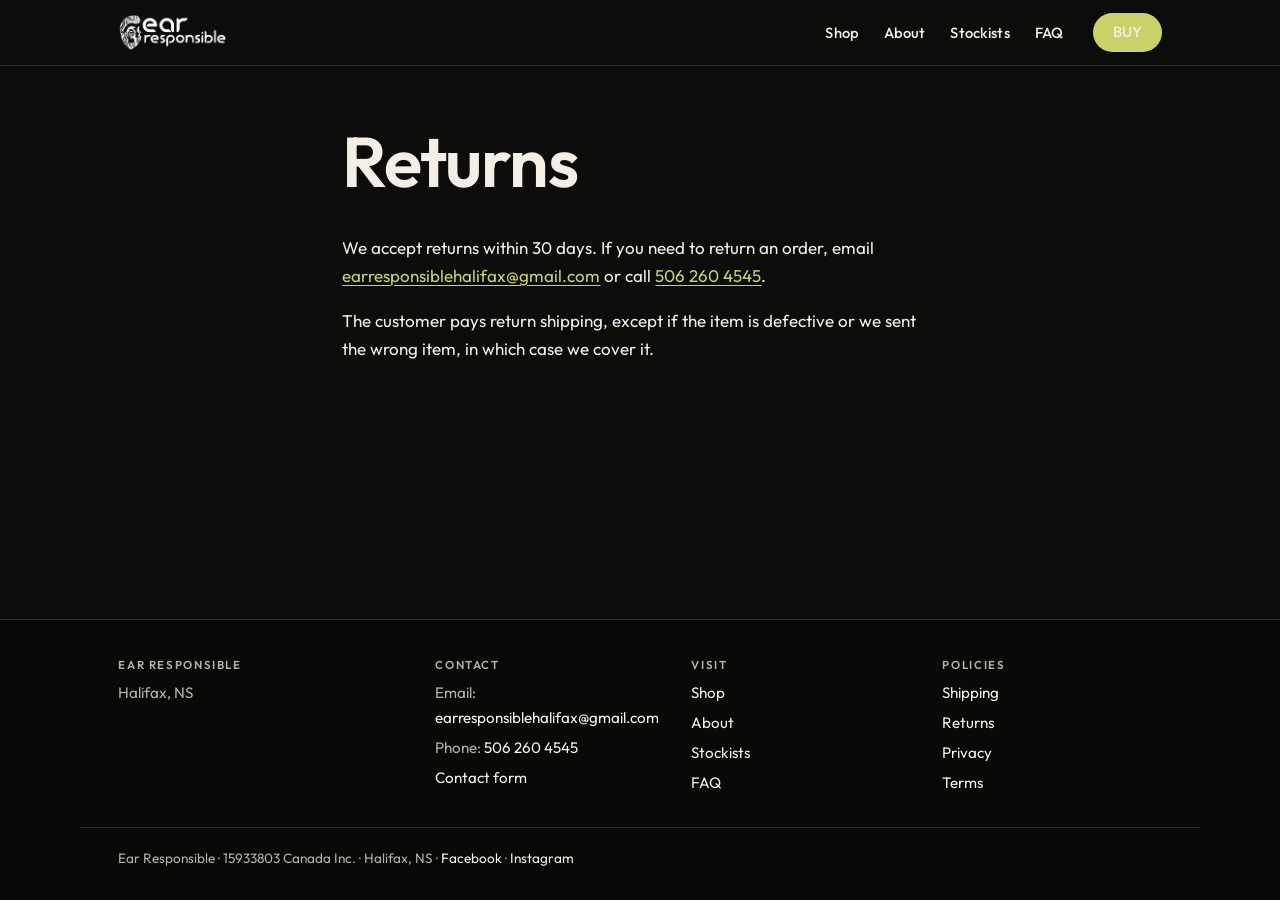
<file: returns/index.html>
<!DOCTYPE html>
<html lang="en-CA">
<head>
  <meta charset="utf-8">
  <meta name="viewport" content="width=device-width, initial-scale=1">
  <title>Returns — Ear Responsible</title>
  <meta name="description" content="Returns information for Ear Responsible orders.">
  <meta name="theme-color" content="#0c0c0b">
  <link rel="canonical" href="https://www.earresponsible.ca/returns/">
  <link rel="icon" href="../assets/favicon.ico" sizes="any">
  <link rel="icon" type="image/png" href="../assets/favicon-32.png" sizes="32x32">
  <link rel="apple-touch-icon" href="../assets/apple-touch-icon.png">
  <meta property="og:title" content="Returns — Ear Responsible">
  <meta property="og:description" content="Returns information for Ear Responsible orders.">
  <meta property="og:type" content="website">
  <meta property="og:url" content="https://www.earresponsible.ca/returns/">
  <meta property="og:image" content="https://www.earresponsible.ca/assets/product-main.jpg">
  <meta name="twitter:card" content="summary_large_image">
  <link rel="stylesheet" href="../css/styles.css">
  <script src="../js/config.js"></script>
  <script src="../js/site.js" defer></script>
</head>
<body class="page">
  <a class="skip-link" href="#content">Skip to content</a>
  <header class="site-header">
    <div class="header-inner">
      <a class="logo" href="../">
        <img src="../assets/logo.png" alt="Ear Responsible" width="900" height="311">
      </a>
      <a class="btn btn-accent header-buy js-buy" href="https://buy.stripe.com/9B6bJ2b3gdgSeiNeOy3F600">Buy</a>
      <button class="nav-toggle" type="button" aria-controls="site-nav" aria-expanded="false" aria-label="Open menu">
        <span class="nav-toggle-bar"></span>
        <span class="nav-toggle-bar"></span>
        <span class="nav-toggle-bar"></span>
      </button>
      <nav class="site-nav" id="site-nav" aria-label="Main">
        <a href="../shop/">Shop</a>
        <a href="../about/">About</a>
        <a href="../stockists/">Stockists</a>
        <a href="../faq/">FAQ</a>
        <a class="btn btn-accent js-buy" href="https://buy.stripe.com/9B6bJ2b3gdgSeiNeOy3F600">Buy</a>
      </nav>
    </div>
  </header>
  <main id="content">
    <header class="page-head">
      <div class="wrap narrow">
        <h1>Returns</h1>
      </div>
    </header>
    <div class="prose">
      <div class="wrap narrow">
        <p>We accept returns within 30 days. If you need to return an order, email <a href="mailto:earresponsiblehalifax@gmail.com">earresponsiblehalifax@gmail.com</a> or call <a href="tel:+15062604545">506 260 4545</a>.</p>
        <p>The customer pays return shipping, except if the item is defective or we sent the wrong item, in which case we cover it.</p>
      </div>
    </div>
  </main>
  <footer class="site-footer">
    <div class="wrap footer-grid">
      <div>
        <h2>Ear Responsible</h2>
        <p>Halifax, NS</p>
      </div>
      <div>
        <h2>Contact</h2>
        <p>Email: <a href="mailto:earresponsiblehalifax@gmail.com">earresponsiblehalifax@gmail.com</a></p>
        <p>Phone: <a href="tel:+15062604545">506 260 4545</a></p>
        <p><a href="../contact/">Contact form</a></p>
      </div>
      <div>
        <h2>Visit</h2>
        <ul class="footer-links">
          <li><a href="../shop/">Shop</a></li>
          <li><a href="../about/">About</a></li>
          <li><a href="../stockists/">Stockists</a></li>
          <li><a href="../faq/">FAQ</a></li>
        </ul>
      </div>
      <div>
        <h2>Policies</h2>
        <ul class="footer-links">
          <li><a href="../shipping/">Shipping</a></li>
          <li><a href="../returns/">Returns</a></li>
          <li><a href="../privacy/">Privacy</a></li>
          <li><a href="../terms/">Terms</a></li>
        </ul>
      </div>
    </div>
    <div class="wrap footer-bottom">
      <p>Ear Responsible · 15933803 Canada Inc. · Halifax, NS · <a href="https://www.facebook.com/earresponsiblehifi">Facebook</a> · <a href="https://www.instagram.com/_earresponsible_/">Instagram</a></p>
    </div>
  </footer>
</body>
</html>
</file>
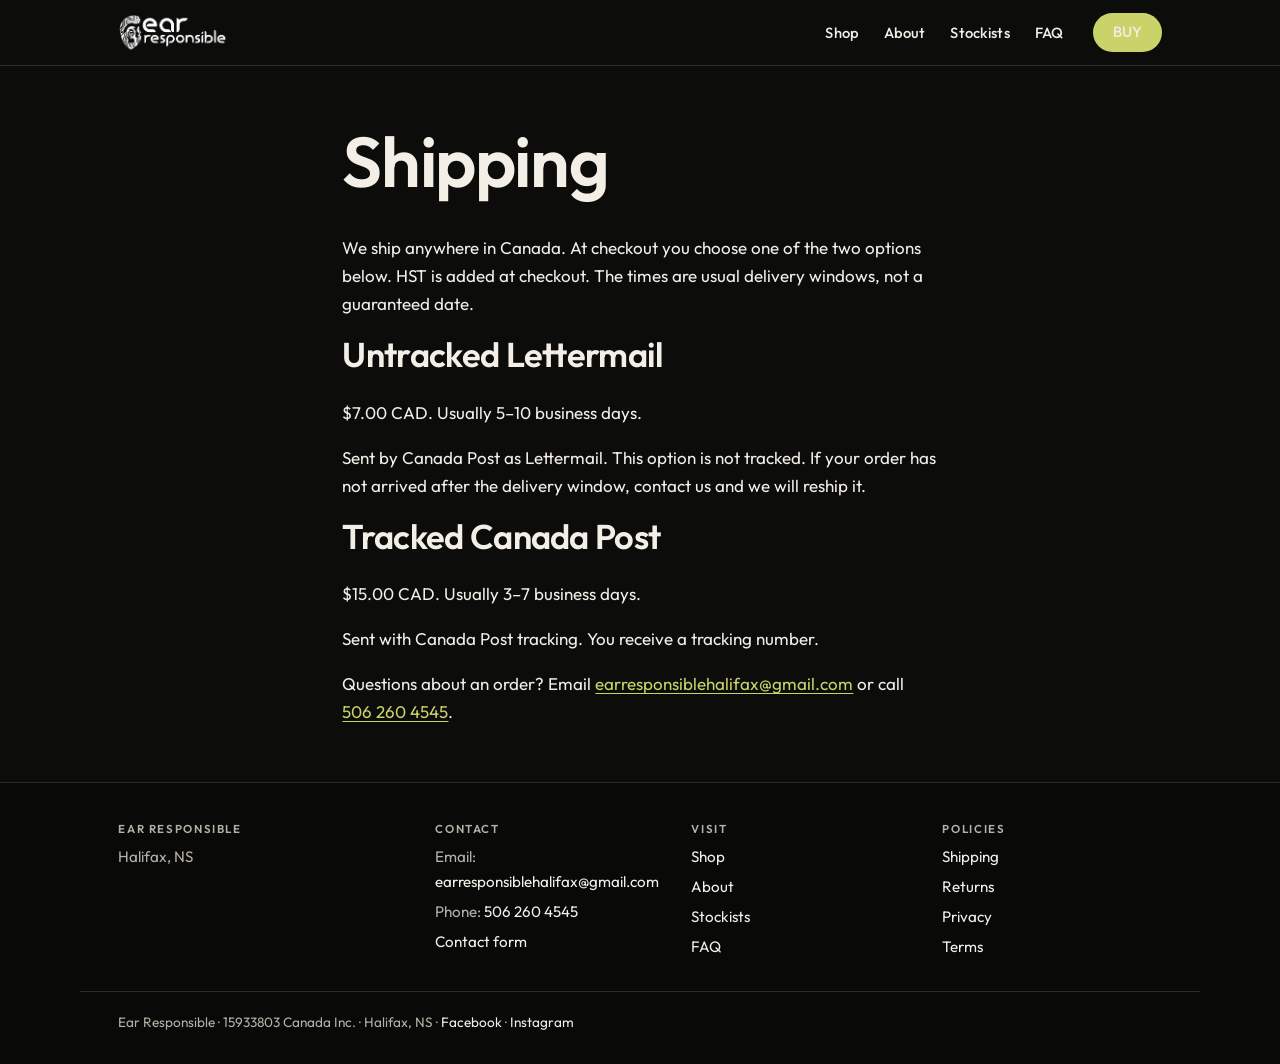
<file: shipping/index.html>
<!DOCTYPE html>
<html lang="en-CA">
<head>
  <meta charset="utf-8">
  <meta name="viewport" content="width=device-width, initial-scale=1">
  <title>Shipping — Ear Responsible</title>
  <meta name="description" content="We ship Ear Responsible earplugs anywhere in Canada. Lettermail is $7, tracked Canada Post is $15, and HST is added at checkout.">
  <meta name="theme-color" content="#0c0c0b">
  <link rel="canonical" href="https://www.earresponsible.ca/shipping/">
  <link rel="icon" href="../assets/favicon.ico" sizes="any">
  <link rel="icon" type="image/png" href="../assets/favicon-32.png" sizes="32x32">
  <link rel="apple-touch-icon" href="../assets/apple-touch-icon.png">
  <meta property="og:title" content="Shipping — Ear Responsible">
  <meta property="og:description" content="We ship Ear Responsible earplugs anywhere in Canada. Lettermail is $7, tracked Canada Post is $15, and HST is added at checkout.">
  <meta property="og:type" content="website">
  <meta property="og:url" content="https://www.earresponsible.ca/shipping/">
  <meta property="og:image" content="https://www.earresponsible.ca/assets/product-main.jpg">
  <meta name="twitter:card" content="summary_large_image">
  <link rel="stylesheet" href="../css/styles.css">
  <script src="../js/config.js"></script>
  <script src="../js/site.js" defer></script>
</head>
<body class="page">
  <a class="skip-link" href="#content">Skip to content</a>
  <header class="site-header">
    <div class="header-inner">
      <a class="logo" href="../">
        <img src="../assets/logo.png" alt="Ear Responsible" width="900" height="311">
      </a>
      <a class="btn btn-accent header-buy js-buy" href="https://buy.stripe.com/9B6bJ2b3gdgSeiNeOy3F600">Buy</a>
      <button class="nav-toggle" type="button" aria-controls="site-nav" aria-expanded="false" aria-label="Open menu">
        <span class="nav-toggle-bar"></span>
        <span class="nav-toggle-bar"></span>
        <span class="nav-toggle-bar"></span>
      </button>
      <nav class="site-nav" id="site-nav" aria-label="Main">
        <a href="../shop/">Shop</a>
        <a href="../about/">About</a>
        <a href="../stockists/">Stockists</a>
        <a href="../faq/">FAQ</a>
        <a class="btn btn-accent js-buy" href="https://buy.stripe.com/9B6bJ2b3gdgSeiNeOy3F600">Buy</a>
      </nav>
    </div>
  </header>
  <main id="content">
    <header class="page-head">
      <div class="wrap narrow">
        <h1>Shipping</h1>
      </div>
    </header>
    <div class="prose">
      <div class="wrap narrow">
        <p>We ship anywhere in Canada. At checkout you choose one of the two options below. HST is added at checkout. The times are usual delivery windows, not a guaranteed date.</p>
        <h2>Untracked Lettermail</h2>
        <p>$7.00 CAD. Usually 5–10 business days.</p>
        <p>Sent by Canada Post as Lettermail. This option is not tracked. If your order has not arrived after the delivery window, contact us and we will reship it.</p>
        <h2>Tracked Canada Post</h2>
        <p>$15.00 CAD. Usually 3–7 business days.</p>
        <p>Sent with Canada Post tracking. You receive a tracking number.</p>
        <p>Questions about an order? Email <a href="mailto:earresponsiblehalifax@gmail.com">earresponsiblehalifax@gmail.com</a> or call <a href="tel:+15062604545">506 260 4545</a>.</p>
      </div>
    </div>
  </main>
  <footer class="site-footer">
    <div class="wrap footer-grid">
      <div>
        <h2>Ear Responsible</h2>
        <p>Halifax, NS</p>
      </div>
      <div>
        <h2>Contact</h2>
        <p>Email: <a href="mailto:earresponsiblehalifax@gmail.com">earresponsiblehalifax@gmail.com</a></p>
        <p>Phone: <a href="tel:+15062604545">506 260 4545</a></p>
        <p><a href="../contact/">Contact form</a></p>
      </div>
      <div>
        <h2>Visit</h2>
        <ul class="footer-links">
          <li><a href="../shop/">Shop</a></li>
          <li><a href="../about/">About</a></li>
          <li><a href="../stockists/">Stockists</a></li>
          <li><a href="../faq/">FAQ</a></li>
        </ul>
      </div>
      <div>
        <h2>Policies</h2>
        <ul class="footer-links">
          <li><a href="../shipping/">Shipping</a></li>
          <li><a href="../returns/">Returns</a></li>
          <li><a href="../privacy/">Privacy</a></li>
          <li><a href="../terms/">Terms</a></li>
        </ul>
      </div>
    </div>
    <div class="wrap footer-bottom">
      <p>Ear Responsible · 15933803 Canada Inc. · Halifax, NS · <a href="https://www.facebook.com/earresponsiblehifi">Facebook</a> · <a href="https://www.instagram.com/_earresponsible_/">Instagram</a></p>
    </div>
  </footer>
</body>
</html>
</file>
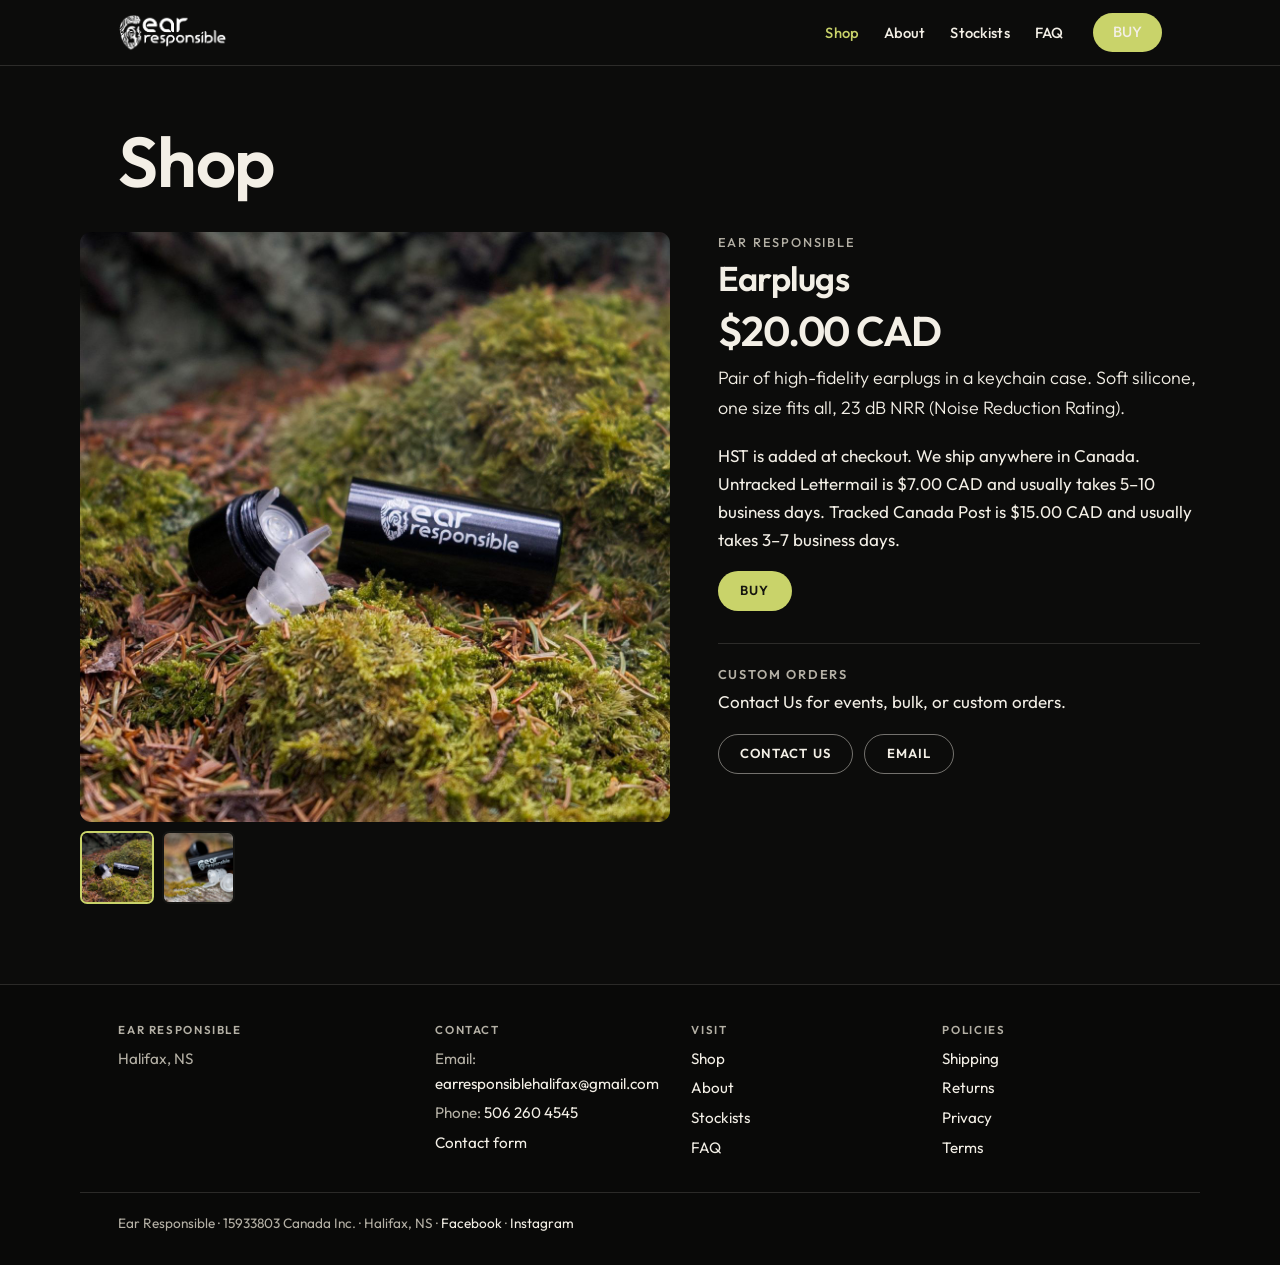
<file: shop/index.html>
<!DOCTYPE html>
<html lang="en-CA">
<head>
  <meta charset="utf-8">
  <meta name="viewport" content="width=device-width, initial-scale=1">
  <title>Shop — Ear Responsible</title>
  <meta name="description" content="Earplugs — $20.00 CAD, plus HST. High fidelity earplugs in a keychain case. Ships anywhere in Canada.">
  <meta name="theme-color" content="#0c0c0b">
  <link rel="canonical" href="https://www.earresponsible.ca/shop/">
  <link rel="icon" href="../assets/favicon.ico" sizes="any">
  <link rel="icon" type="image/png" href="../assets/favicon-32.png" sizes="32x32">
  <link rel="apple-touch-icon" href="../assets/apple-touch-icon.png">
  <meta property="og:title" content="Shop — Ear Responsible">
  <meta property="og:description" content="Earplugs — $20.00 CAD, plus HST. High fidelity earplugs in a keychain case. Ships anywhere in Canada.">
  <meta property="og:type" content="website">
  <meta property="og:url" content="https://www.earresponsible.ca/shop/">
  <meta property="og:image" content="https://www.earresponsible.ca/assets/product-main.jpg">
  <meta name="twitter:card" content="summary_large_image">
  <link rel="stylesheet" href="../css/styles.css">
  <script src="../js/config.js"></script>
  <script src="../js/site.js" defer></script>
</head>
<body class="page">
  <a class="skip-link" href="#content">Skip to content</a>
  <header class="site-header">
    <div class="header-inner">
      <a class="logo" href="../">
        <img src="../assets/logo.png" alt="Ear Responsible" width="900" height="311">
      </a>
      <a class="btn btn-accent header-buy js-buy" href="https://buy.stripe.com/9B6bJ2b3gdgSeiNeOy3F600">Buy</a>
      <button class="nav-toggle" type="button" aria-controls="site-nav" aria-expanded="false" aria-label="Open menu">
        <span class="nav-toggle-bar"></span>
        <span class="nav-toggle-bar"></span>
        <span class="nav-toggle-bar"></span>
      </button>
      <nav class="site-nav" id="site-nav" aria-label="Main">
        <a href="../shop/" aria-current="page">Shop</a>
        <a href="../about/">About</a>
        <a href="../stockists/">Stockists</a>
        <a href="../faq/">FAQ</a>
        <a class="btn btn-accent js-buy" href="https://buy.stripe.com/9B6bJ2b3gdgSeiNeOy3F600">Buy</a>
      </nav>
    </div>
  </header>
  <main id="content">
    <header class="page-head">
      <div class="wrap">
        <h1>Shop</h1>
      </div>
    </header>
    <article class="wrap product">
      <div class="product-gallery">
        <figure class="product-stage">
          <img data-product-stage src="../assets/product-main.jpg" width="1200" height="1200" alt="An open black keychain case on moss, logo visible on the barrel, with a pair of clear earplugs beside it.">
        </figure>
        <div class="product-thumbs" role="group" aria-label="Product photos">
          <button type="button" data-product-thumb aria-current="true"
            data-src="../assets/product-main.jpg"
            data-alt="An open black keychain case on moss, logo visible on the barrel, with a pair of clear earplugs beside it."
            aria-label="Photo 1 of 2">
            <img src="../assets/product-main.jpg" width="1200" height="1200" alt="">
          </button>
          <button type="button" data-product-thumb
            data-src="../assets/product-detail.jpg"
            data-alt="Close-up of the Ear Responsible case and earplugs on a mossy log."
            aria-label="Photo 2 of 2">
            <img src="../assets/product-detail.jpg" width="1200" height="1800" alt="">
          </button>
        </div>
      </div>
      <div class="product-info">
        <p class="eyebrow">Ear Responsible</p>
        <h2 style="margin-bottom:0.35em;">Earplugs</h2>
        <p class="price">$20.00 CAD</p>
        <p class="desc">Pair of high-fidelity earplugs in a keychain case. Soft silicone, one size fits all, 23 dB NRR (Noise Reduction Rating).</p>
        <p>HST is added at checkout. We ship anywhere in Canada. Untracked Lettermail is $7.00 CAD and usually takes 5–10 business days. Tracked Canada Post is $15.00 CAD and usually takes 3–7 business days.</p>
        <a class="btn btn-accent js-buy" href="https://buy.stripe.com/9B6bJ2b3gdgSeiNeOy3F600">Buy</a>
        <div class="custom-orders">
          <h2>Custom Orders</h2>
          <p>Contact Us for events, bulk, or custom orders.</p>
          <div class="cta-row">
            <a class="btn btn-ghost" href="../contact/">Contact us</a>
            <a class="btn btn-ghost" href="mailto:earresponsiblehalifax@gmail.com">Email</a>
          </div>
        </div>
      </div>
    </article>
  </main>
  <footer class="site-footer">
    <div class="wrap footer-grid">
      <div>
        <h2>Ear Responsible</h2>
        <p>Halifax, NS</p>
      </div>
      <div>
        <h2>Contact</h2>
        <p>Email: <a href="mailto:earresponsiblehalifax@gmail.com">earresponsiblehalifax@gmail.com</a></p>
        <p>Phone: <a href="tel:+15062604545">506 260 4545</a></p>
        <p><a href="../contact/">Contact form</a></p>
      </div>
      <div>
        <h2>Visit</h2>
        <ul class="footer-links">
          <li><a href="../shop/">Shop</a></li>
          <li><a href="../about/">About</a></li>
          <li><a href="../stockists/">Stockists</a></li>
          <li><a href="../faq/">FAQ</a></li>
        </ul>
      </div>
      <div>
        <h2>Policies</h2>
        <ul class="footer-links">
          <li><a href="../shipping/">Shipping</a></li>
          <li><a href="../returns/">Returns</a></li>
          <li><a href="../privacy/">Privacy</a></li>
          <li><a href="../terms/">Terms</a></li>
        </ul>
      </div>
    </div>
    <div class="wrap footer-bottom">
      <p>Ear Responsible · 15933803 Canada Inc. · Halifax, NS · <a href="https://www.facebook.com/earresponsiblehifi">Facebook</a> · <a href="https://www.instagram.com/_earresponsible_/">Instagram</a></p>
    </div>
  </footer>
</body>
</html>
</file>
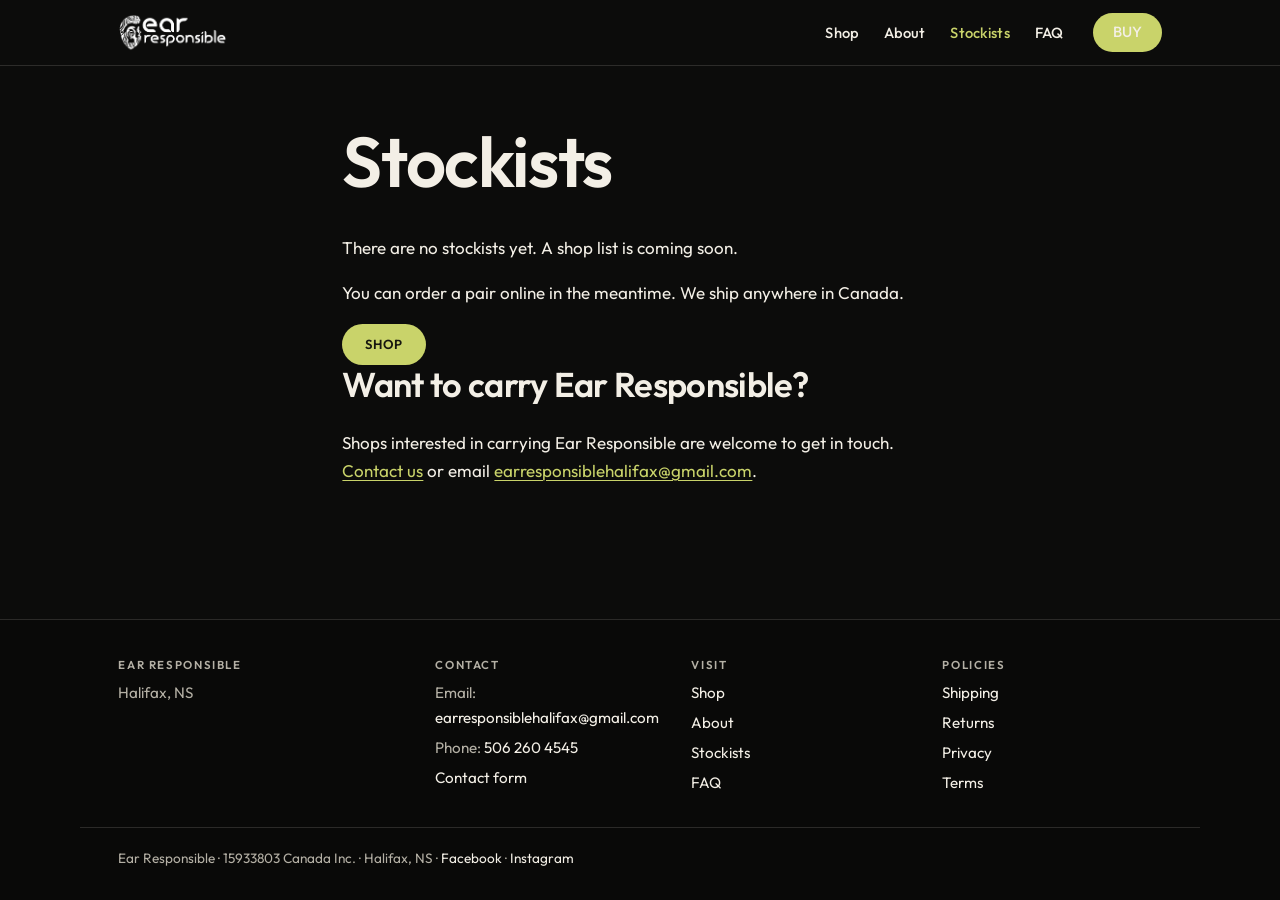
<file: stockists/index.html>
<!DOCTYPE html>
<html lang="en-CA">
<head>
  <meta charset="utf-8">
  <meta name="viewport" content="width=device-width, initial-scale=1">
  <title>Stockists — Ear Responsible</title>
  <meta name="description" content="No stockists yet. A shop list is coming soon. Shops interested in carrying Ear Responsible can get in touch.">
  <meta name="theme-color" content="#0c0c0b">
  <link rel="canonical" href="https://www.earresponsible.ca/stockists/">
  <link rel="icon" href="../assets/favicon.ico" sizes="any">
  <link rel="icon" type="image/png" href="../assets/favicon-32.png" sizes="32x32">
  <link rel="apple-touch-icon" href="../assets/apple-touch-icon.png">
  <meta property="og:title" content="Stockists — Ear Responsible">
  <meta property="og:description" content="No stockists yet. A shop list is coming soon. Shops interested in carrying Ear Responsible can get in touch.">
  <meta property="og:type" content="website">
  <meta property="og:url" content="https://www.earresponsible.ca/stockists/">
  <meta property="og:image" content="https://www.earresponsible.ca/assets/product-main.jpg">
  <meta name="twitter:card" content="summary_large_image">
  <link rel="stylesheet" href="../css/styles.css">
  <script src="../js/config.js"></script>
  <script src="../js/site.js" defer></script>
</head>
<body class="page">
  <a class="skip-link" href="#content">Skip to content</a>
  <header class="site-header">
    <div class="header-inner">
      <a class="logo" href="../">
        <img src="../assets/logo.png" alt="Ear Responsible" width="900" height="311">
      </a>
      <a class="btn btn-accent header-buy js-buy" href="https://buy.stripe.com/9B6bJ2b3gdgSeiNeOy3F600">Buy</a>
      <button class="nav-toggle" type="button" aria-controls="site-nav" aria-expanded="false" aria-label="Open menu">
        <span class="nav-toggle-bar"></span>
        <span class="nav-toggle-bar"></span>
        <span class="nav-toggle-bar"></span>
      </button>
      <nav class="site-nav" id="site-nav" aria-label="Main">
        <a href="../shop/">Shop</a>
        <a href="../about/">About</a>
        <a href="../stockists/" aria-current="page">Stockists</a>
        <a href="../faq/">FAQ</a>
        <a class="btn btn-accent js-buy" href="https://buy.stripe.com/9B6bJ2b3gdgSeiNeOy3F600">Buy</a>
      </nav>
    </div>
  </header>
  <main id="content">
    <header class="page-head">
      <div class="wrap narrow">
        <h1>Stockists</h1>
      </div>
    </header>
    <div class="prose">
      <div class="wrap narrow">
        <p>There are no stockists yet. A shop list is coming soon.</p>
        <p>You can order a pair online in the meantime. We ship anywhere in Canada.</p>
        <div class="cta-row">
          <a class="btn btn-accent" href="../shop/">Shop</a>
        </div>
        <h2>Want to carry Ear Responsible?</h2>
        <p>Shops interested in carrying Ear Responsible are welcome to get in touch. <a href="../contact/">Contact us</a> or email <a href="mailto:earresponsiblehalifax@gmail.com">earresponsiblehalifax@gmail.com</a>.</p>
      </div>
    </div>
  </main>
  <footer class="site-footer">
    <div class="wrap footer-grid">
      <div>
        <h2>Ear Responsible</h2>
        <p>Halifax, NS</p>
      </div>
      <div>
        <h2>Contact</h2>
        <p>Email: <a href="mailto:earresponsiblehalifax@gmail.com">earresponsiblehalifax@gmail.com</a></p>
        <p>Phone: <a href="tel:+15062604545">506 260 4545</a></p>
        <p><a href="../contact/">Contact form</a></p>
      </div>
      <div>
        <h2>Visit</h2>
        <ul class="footer-links">
          <li><a href="../shop/">Shop</a></li>
          <li><a href="../about/">About</a></li>
          <li><a href="../stockists/">Stockists</a></li>
          <li><a href="../faq/">FAQ</a></li>
        </ul>
      </div>
      <div>
        <h2>Policies</h2>
        <ul class="footer-links">
          <li><a href="../shipping/">Shipping</a></li>
          <li><a href="../returns/">Returns</a></li>
          <li><a href="../privacy/">Privacy</a></li>
          <li><a href="../terms/">Terms</a></li>
        </ul>
      </div>
    </div>
    <div class="wrap footer-bottom">
      <p>Ear Responsible · 15933803 Canada Inc. · Halifax, NS · <a href="https://www.facebook.com/earresponsiblehifi">Facebook</a> · <a href="https://www.instagram.com/_earresponsible_/">Instagram</a></p>
    </div>
  </footer>
</body>
</html>
</file>
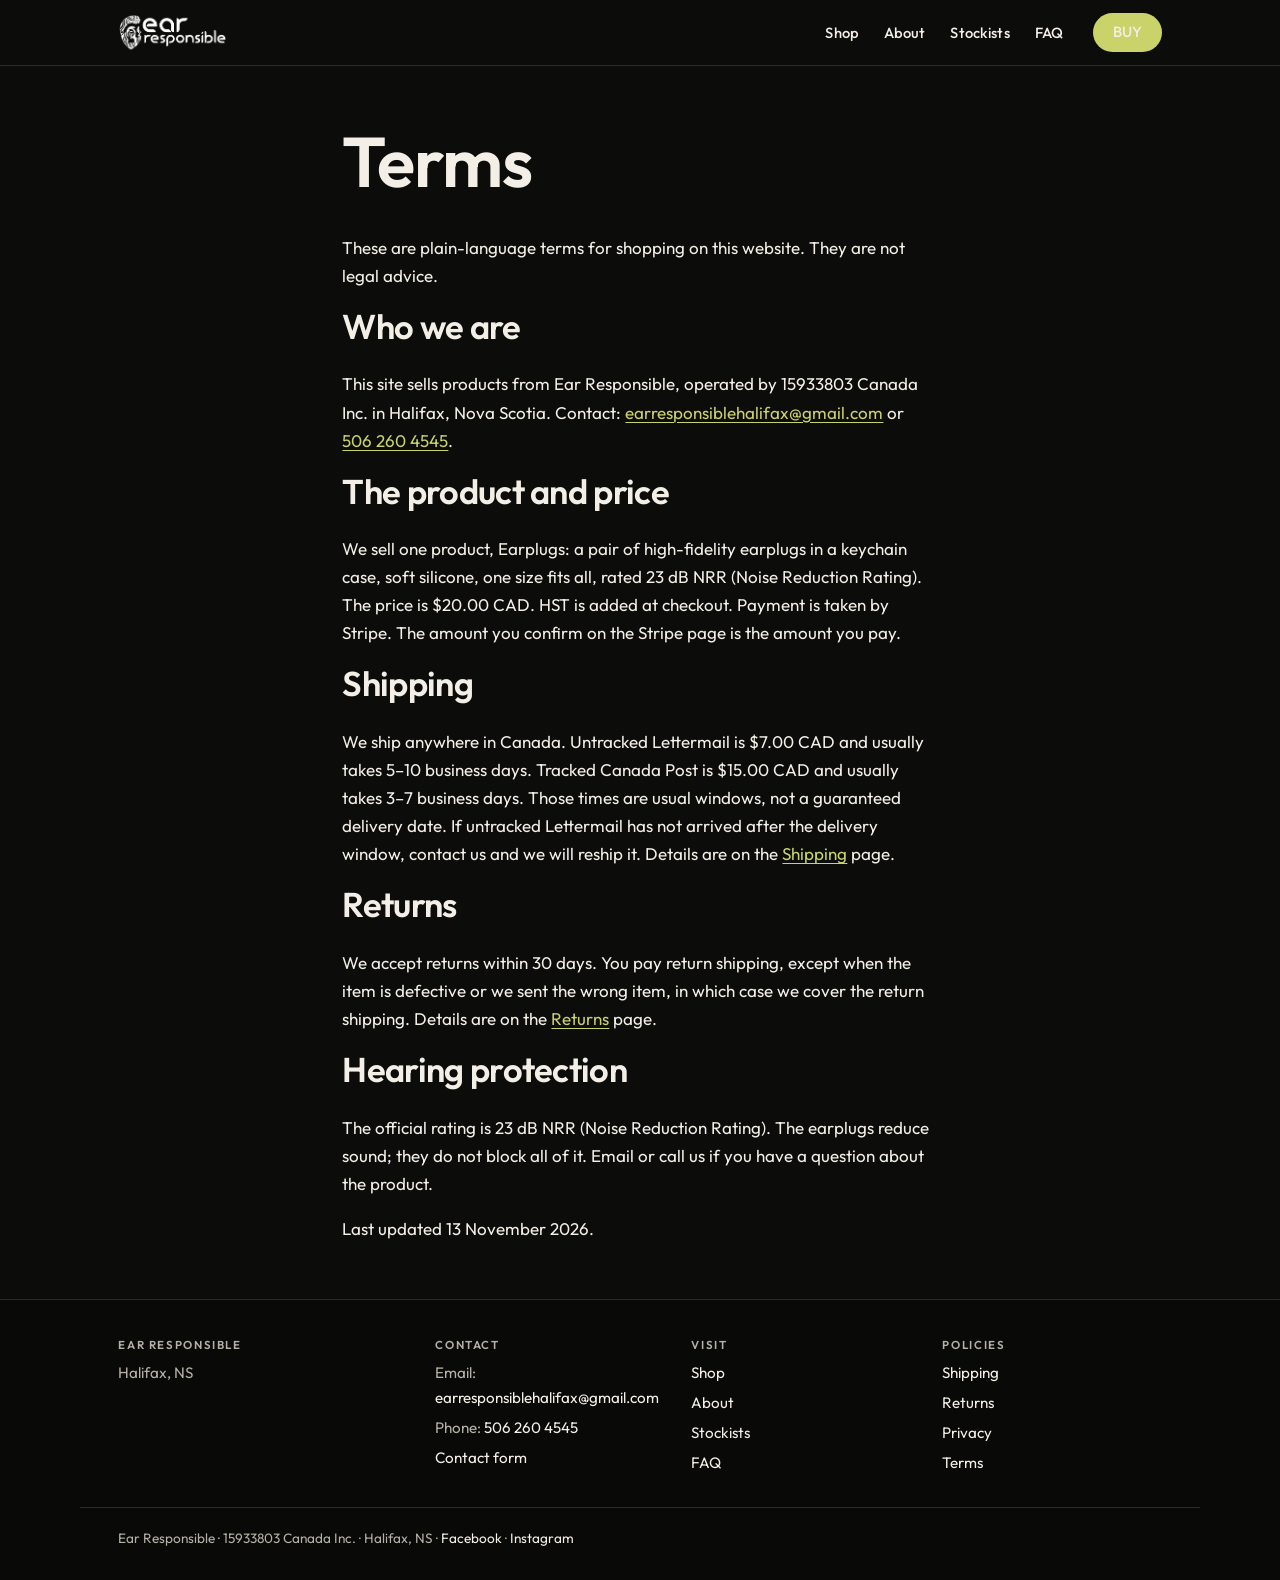
<file: terms/index.html>
<!DOCTYPE html>
<html lang="en-CA">
<head>
  <meta charset="utf-8">
  <meta name="viewport" content="width=device-width, initial-scale=1">
  <title>Terms — Ear Responsible</title>
  <meta name="description" content="Plain-language terms for buying Ear Responsible earplugs. Not legal advice.">
  <meta name="theme-color" content="#0c0c0b">
  <link rel="canonical" href="https://www.earresponsible.ca/terms/">
  <link rel="icon" href="../assets/favicon.ico" sizes="any">
  <link rel="icon" type="image/png" href="../assets/favicon-32.png" sizes="32x32">
  <link rel="apple-touch-icon" href="../assets/apple-touch-icon.png">
  <meta property="og:title" content="Terms — Ear Responsible">
  <meta property="og:description" content="Plain-language terms for buying Ear Responsible earplugs. Not legal advice.">
  <meta property="og:type" content="website">
  <meta property="og:url" content="https://www.earresponsible.ca/terms/">
  <meta property="og:image" content="https://www.earresponsible.ca/assets/product-main.jpg">
  <meta name="twitter:card" content="summary_large_image">
  <link rel="stylesheet" href="../css/styles.css">
  <script src="../js/config.js"></script>
  <script src="../js/site.js" defer></script>
</head>
<body class="page">
  <a class="skip-link" href="#content">Skip to content</a>
  <header class="site-header">
    <div class="header-inner">
      <a class="logo" href="../">
        <img src="../assets/logo.png" alt="Ear Responsible" width="900" height="311">
      </a>
      <a class="btn btn-accent header-buy js-buy" href="https://buy.stripe.com/9B6bJ2b3gdgSeiNeOy3F600">Buy</a>
      <button class="nav-toggle" type="button" aria-controls="site-nav" aria-expanded="false" aria-label="Open menu">
        <span class="nav-toggle-bar"></span>
        <span class="nav-toggle-bar"></span>
        <span class="nav-toggle-bar"></span>
      </button>
      <nav class="site-nav" id="site-nav" aria-label="Main">
        <a href="../shop/">Shop</a>
        <a href="../about/">About</a>
        <a href="../stockists/">Stockists</a>
        <a href="../faq/">FAQ</a>
        <a class="btn btn-accent js-buy" href="https://buy.stripe.com/9B6bJ2b3gdgSeiNeOy3F600">Buy</a>
      </nav>
    </div>
  </header>
  <main id="content">
    <header class="page-head">
      <div class="wrap narrow">
        <h1>Terms</h1>
      </div>
    </header>
    <div class="prose">
      <div class="wrap narrow">
        <p>These are plain-language terms for shopping on this website. They are not legal advice.</p>
        <h2>Who we are</h2>
        <p>This site sells products from Ear Responsible, operated by 15933803 Canada Inc. in Halifax, Nova Scotia. Contact: <a href="mailto:earresponsiblehalifax@gmail.com">earresponsiblehalifax@gmail.com</a> or <a href="tel:+15062604545">506 260 4545</a>.</p>
        <h2>The product and price</h2>
        <p>We sell one product, Earplugs: a pair of high-fidelity earplugs in a keychain case, soft silicone, one size fits all, rated 23 dB NRR (Noise Reduction Rating). The price is $20.00 CAD. HST is added at checkout. Payment is taken by Stripe. The amount you confirm on the Stripe page is the amount you pay.</p>
        <h2>Shipping</h2>
        <p>We ship anywhere in Canada. Untracked Lettermail is $7.00 CAD and usually takes 5–10 business days. Tracked Canada Post is $15.00 CAD and usually takes 3–7 business days. Those times are usual windows, not a guaranteed delivery date. If untracked Lettermail has not arrived after the delivery window, contact us and we will reship it. Details are on the <a href="../shipping/">Shipping</a> page.</p>
        <h2>Returns</h2>
        <p>We accept returns within 30 days. You pay return shipping, except when the item is defective or we sent the wrong item, in which case we cover the return shipping. Details are on the <a href="../returns/">Returns</a> page.</p>
        <h2>Hearing protection</h2>
        <p>The official rating is 23 dB NRR (Noise Reduction Rating). The earplugs reduce sound; they do not block all of it. Email or call us if you have a question about the product.</p>
        <p>Last updated 13 November 2026.</p>
      </div>
    </div>
  </main>
  <footer class="site-footer">
    <div class="wrap footer-grid">
      <div>
        <h2>Ear Responsible</h2>
        <p>Halifax, NS</p>
      </div>
      <div>
        <h2>Contact</h2>
        <p>Email: <a href="mailto:earresponsiblehalifax@gmail.com">earresponsiblehalifax@gmail.com</a></p>
        <p>Phone: <a href="tel:+15062604545">506 260 4545</a></p>
        <p><a href="../contact/">Contact form</a></p>
      </div>
      <div>
        <h2>Visit</h2>
        <ul class="footer-links">
          <li><a href="../shop/">Shop</a></li>
          <li><a href="../about/">About</a></li>
          <li><a href="../stockists/">Stockists</a></li>
          <li><a href="../faq/">FAQ</a></li>
        </ul>
      </div>
      <div>
        <h2>Policies</h2>
        <ul class="footer-links">
          <li><a href="../shipping/">Shipping</a></li>
          <li><a href="../returns/">Returns</a></li>
          <li><a href="../privacy/">Privacy</a></li>
          <li><a href="../terms/">Terms</a></li>
        </ul>
      </div>
    </div>
    <div class="wrap footer-bottom">
      <p>Ear Responsible · 15933803 Canada Inc. · Halifax, NS · <a href="https://www.facebook.com/earresponsiblehifi">Facebook</a> · <a href="https://www.instagram.com/_earresponsible_/">Instagram</a></p>
    </div>
  </footer>
</body>
</html>
</file>
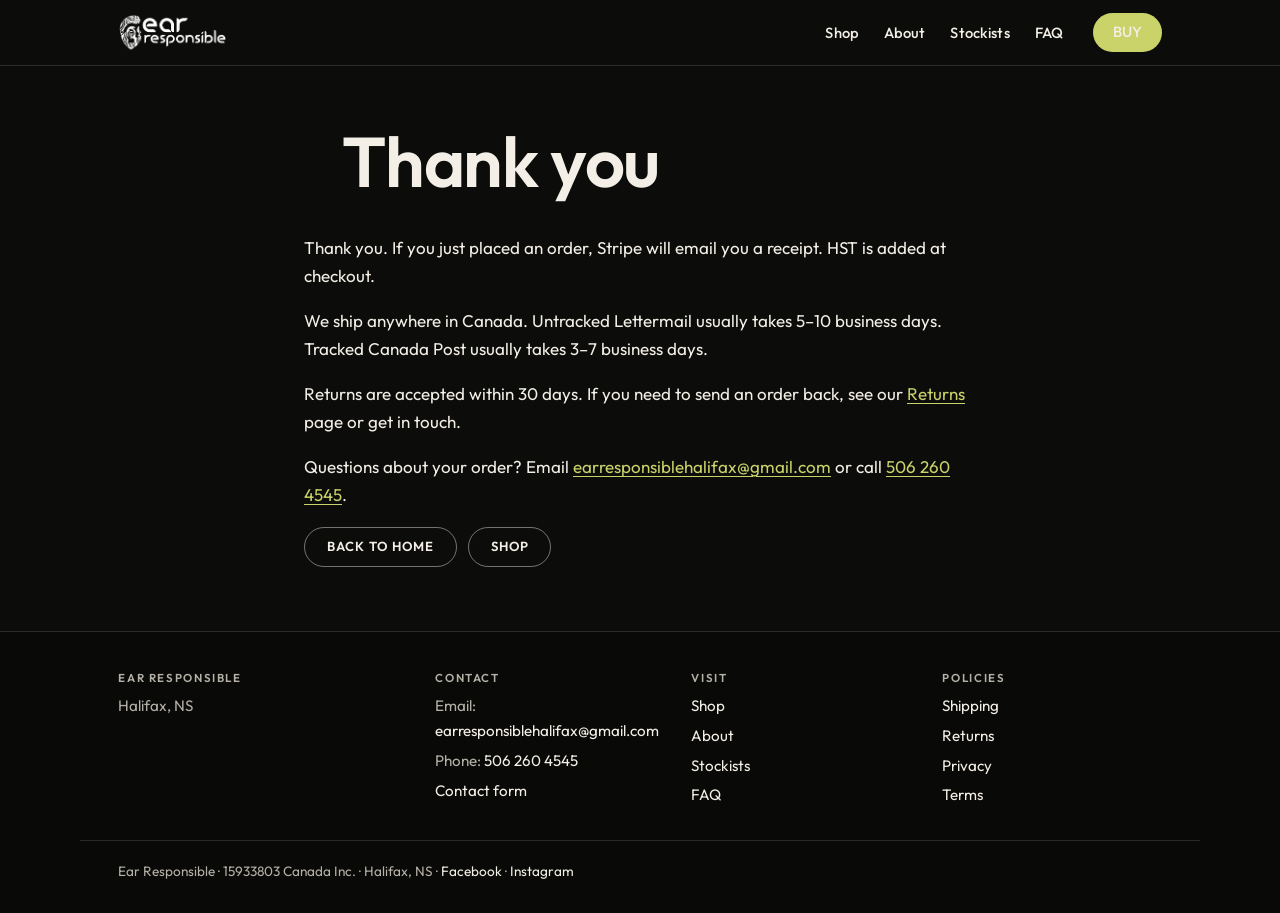
<file: thanks/index.html>
<!DOCTYPE html>
<html lang="en-CA">
<head>
  <meta charset="utf-8">
  <meta name="viewport" content="width=device-width, initial-scale=1">
  <title>Thank you — Ear Responsible</title>
  <meta name="description" content="Thank you for your Ear Responsible order.">
  <meta name="theme-color" content="#0c0c0b">
  <link rel="canonical" href="https://www.earresponsible.ca/thanks/">
  <link rel="icon" href="../assets/favicon.ico" sizes="any">
  <link rel="icon" type="image/png" href="../assets/favicon-32.png" sizes="32x32">
  <link rel="apple-touch-icon" href="../assets/apple-touch-icon.png">
  <meta property="og:title" content="Thank you — Ear Responsible">
  <meta property="og:description" content="Thank you for your Ear Responsible order.">
  <meta property="og:type" content="website">
  <meta property="og:url" content="https://www.earresponsible.ca/thanks/">
  <meta property="og:image" content="https://www.earresponsible.ca/assets/product-main.jpg">
  <meta name="twitter:card" content="summary_large_image">
  <link rel="stylesheet" href="../css/styles.css">
  <script src="../js/config.js"></script>
  <script src="../js/site.js" defer></script>
</head>
<body class="page">
  <a class="skip-link" href="#content">Skip to content</a>
  <header class="site-header">
    <div class="header-inner">
      <a class="logo" href="../">
        <img src="../assets/logo.png" alt="Ear Responsible" width="900" height="311">
      </a>
      <a class="btn btn-accent header-buy js-buy" href="https://buy.stripe.com/9B6bJ2b3gdgSeiNeOy3F600">Buy</a>
      <button class="nav-toggle" type="button" aria-controls="site-nav" aria-expanded="false" aria-label="Open menu">
        <span class="nav-toggle-bar"></span>
        <span class="nav-toggle-bar"></span>
        <span class="nav-toggle-bar"></span>
      </button>
      <nav class="site-nav" id="site-nav" aria-label="Main">
        <a href="../shop/">Shop</a>
        <a href="../about/">About</a>
        <a href="../stockists/">Stockists</a>
        <a href="../faq/">FAQ</a>
        <a class="btn btn-accent js-buy" href="https://buy.stripe.com/9B6bJ2b3gdgSeiNeOy3F600">Buy</a>
      </nav>
    </div>
  </header>
  <main id="content">
    <header class="page-head">
      <div class="wrap narrow">
        <h1>Thank you</h1>
      </div>
    </header>
    <div class="wrap narrow thanks-panel">
      <p>Thank you. If you just placed an order, Stripe will email you a receipt. HST is added at checkout.</p>
      <p>We ship anywhere in Canada. Untracked Lettermail usually takes 5–10 business days. Tracked Canada Post usually takes 3–7 business days.</p>
      <p>Returns are accepted within 30 days. If you need to send an order back, see our <a href="../returns/">Returns</a> page or get in touch.</p>
      <p>Questions about your order? Email <a href="mailto:earresponsiblehalifax@gmail.com">earresponsiblehalifax@gmail.com</a> or call <a href="tel:+15062604545">506 260 4545</a>.</p>
      <div class="cta-row">
        <a class="btn btn-ghost" href="../">Back to home</a>
        <a class="btn btn-ghost" href="../shop/">Shop</a>
      </div>
    </div>
  </main>
  <footer class="site-footer">
    <div class="wrap footer-grid">
      <div>
        <h2>Ear Responsible</h2>
        <p>Halifax, NS</p>
      </div>
      <div>
        <h2>Contact</h2>
        <p>Email: <a href="mailto:earresponsiblehalifax@gmail.com">earresponsiblehalifax@gmail.com</a></p>
        <p>Phone: <a href="tel:+15062604545">506 260 4545</a></p>
        <p><a href="../contact/">Contact form</a></p>
      </div>
      <div>
        <h2>Visit</h2>
        <ul class="footer-links">
          <li><a href="../shop/">Shop</a></li>
          <li><a href="../about/">About</a></li>
          <li><a href="../stockists/">Stockists</a></li>
          <li><a href="../faq/">FAQ</a></li>
        </ul>
      </div>
      <div>
        <h2>Policies</h2>
        <ul class="footer-links">
          <li><a href="../shipping/">Shipping</a></li>
          <li><a href="../returns/">Returns</a></li>
          <li><a href="../privacy/">Privacy</a></li>
          <li><a href="../terms/">Terms</a></li>
        </ul>
      </div>
    </div>
    <div class="wrap footer-bottom">
      <p>Ear Responsible · 15933803 Canada Inc. · Halifax, NS · <a href="https://www.facebook.com/earresponsiblehifi">Facebook</a> · <a href="https://www.instagram.com/_earresponsible_/">Instagram</a></p>
    </div>
  </footer>
</body>
</html>
</file>
<file: css/styles.css>
/* Ear Responsible — shared styles. Plain CSS, no build step. */

@font-face {
  font-family: "Outfit";
  font-style: normal;
  font-weight: 300 700;
  font-display: swap;
  src: url("../fonts/outfit-latin.woff2") format("woff2");
  unicode-range: U+0000-00FF, U+0131, U+0152-0153, U+02BB-02BC, U+02C6, U+02DA, U+02DC, U+0304, U+0308, U+0329, U+2000-206F, U+20AC, U+2122, U+2191, U+2193, U+2212, U+2215, U+FEFF, U+FFFD;
}

:root {
  --bg: #0c0c0b;
  --bg-2: #141412;
  --bg-3: #1d1c18;
  --text: #f3efe6;
  --muted: #b4b0a5;
  --line: rgba(243, 239, 230, 0.14);
  --accent: #c9d36a;
  --accent-hover: #d7e07e;
  --accent-ink: #16160f;
  --placeholder-bg: #241f12;
  --placeholder-line: #c4a035;
  --placeholder-text: #f0dc9a;
  --header-h: 4.15rem;
  --wrap: 70rem;
  --narrow: 42rem;
  --pad: clamp(1.15rem, 4.2vw, 2.4rem);
  --font: "Outfit", "Segoe UI", system-ui, sans-serif;
  --radius: 0.7rem;
  --shadow: 0 20px 50px rgba(0, 0, 0, 0.35);
}

*,
*::before,
*::after {
  box-sizing: border-box;
}

html {
  -webkit-text-size-adjust: 100%;
  scroll-behavior: smooth;
}

body {
  margin: 0;
  font-family: var(--font);
  font-weight: 400;
  font-size: 1.0625rem;
  line-height: 1.65;
  color: var(--text);
  background: var(--bg);
  min-height: 100svh;
  display: flex;
  flex-direction: column;
}

body.page {
  padding-top: var(--header-h);
}

img {
  max-width: 100%;
  height: auto;
  display: block;
}

a {
  color: var(--accent);
  text-decoration-thickness: 1px;
  text-underline-offset: 0.18em;
}

a:hover {
  color: var(--accent-hover);
}

h1, h2, h3, h4 {
  font-weight: 600;
  line-height: 1.15;
  letter-spacing: -0.02em;
  margin: 0 0 0.7em;
}

h1 { font-size: clamp(2rem, 6.4vw, 4.4rem); }
h2 { font-size: clamp(1.45rem, 3.2vw, 2.15rem); }
h3 { font-size: 1.1rem; }

p { margin: 0 0 1em; }
p:last-child { margin-bottom: 0; }

ul, ol { margin: 0 0 1em; padding-left: 1.2em; }

.wrap {
  width: min(var(--wrap), 100%);
  margin-inline: auto;
  padding-inline: var(--pad);
}

.narrow { width: min(var(--narrow), 100%); }

.visually-hidden {
  position: absolute;
  width: 1px;
  height: 1px;
  padding: 0;
  margin: -1px;
  overflow: hidden;
  clip: rect(0, 0, 0, 0);
  white-space: nowrap;
  border: 0;
}

.skip-link {
  position: absolute;
  left: var(--pad);
  top: -100px;
  z-index: 100;
  background: var(--accent);
  color: var(--accent-ink);
  padding: 0.55rem 0.9rem;
  border-radius: 999px;
  font-weight: 600;
  text-decoration: none;
}

.skip-link:focus {
  top: 0.6rem;
}

/* ---------- Buttons ---------- */

.btn {
  display: inline-flex;
  align-items: center;
  justify-content: center;
  gap: 0.45rem;
  padding: 0.8rem 1.35rem;
  border-radius: 999px;
  font-family: inherit;
  font-size: 0.82rem;
  font-weight: 600;
  letter-spacing: 0.08em;
  text-transform: uppercase;
  text-decoration: none;
  border: 1px solid transparent;
  cursor: pointer;
  line-height: 1;
  transition: background 0.15s ease, color 0.15s ease, border-color 0.15s ease, transform 0.15s ease;
}

.btn:hover { color: inherit; }

.btn-accent {
  background: var(--accent);
  color: var(--accent-ink);
}

.btn-accent:hover {
  background: var(--accent-hover);
  color: var(--accent-ink);
}

.btn-ghost {
  background: transparent;
  color: var(--text);
  border-color: rgba(243, 239, 230, 0.45);
}

.btn-ghost:hover {
  border-color: var(--text);
  color: var(--text);
  background: rgba(243, 239, 230, 0.06);
}

.btn:focus-visible,
.nav-toggle:focus-visible,
.site-nav a:focus-visible,
.product-thumbs button:focus-visible,
summary:focus-visible,
input:focus-visible,
textarea:focus-visible {
  outline: 2px solid var(--accent);
  outline-offset: 3px;
}

/* ---------- Header ---------- */

.site-header {
  position: fixed;
  inset: 0 0 auto 0;
  z-index: 50;
  height: var(--header-h);
  display: flex;
  align-items: center;
  background: transparent;
  transition: background 0.2s ease, border-color 0.2s ease, backdrop-filter 0.2s ease;
  border-bottom: 1px solid transparent;
}

body.page .site-header,
.site-header.is-scrolled,
body.nav-open .site-header {
  background: #0c0c0b;
  border-bottom-color: var(--line);
}

.header-inner {
  display: flex;
  align-items: center;
  gap: 0.75rem;
  width: min(var(--wrap), 100%);
  margin-inline: auto;
  padding-inline: var(--pad);
  height: 100%;
}

.logo {
  display: flex;
  align-items: center;
  flex: 0 0 auto;
  margin-right: auto;
  text-decoration: none;
}

.logo img {
  height: 2.05rem;
  width: auto;
}

.nav-toggle {
  display: inline-flex;
  flex-direction: column;
  justify-content: center;
  align-items: center;
  gap: 5px;
  width: 2.7rem;
  height: 2.7rem;
  padding: 0;
  border: 0;
  background: transparent;
  color: var(--text);
  cursor: pointer;
  border-radius: 0.4rem;
  order: 3;
}

.nav-toggle-bar {
  display: block;
  width: 1.15rem;
  height: 1.5px;
  background: currentColor;
  border-radius: 1px;
  transition: transform 0.2s ease, opacity 0.2s ease;
}

body.nav-open .nav-toggle-bar:nth-child(1) {
  transform: translateY(6.5px) rotate(45deg);
}
body.nav-open .nav-toggle-bar:nth-child(2) { opacity: 0; }
body.nav-open .nav-toggle-bar:nth-child(3) {
  transform: translateY(-6.5px) rotate(-45deg);
}

.header-buy {
  order: 2;
  padding: 0.62rem 1rem;
}

.site-nav {
  display: flex;
  align-items: center;
}

.site-nav a {
  color: var(--text);
  text-decoration: none;
  font-size: 0.92rem;
  font-weight: 500;
  letter-spacing: 0.01em;
}

.site-nav a:hover,
.site-nav a[aria-current="page"] {
  color: var(--accent);
}

/* Mobile drawer */
@media (max-width: 799px) {
  .site-nav {
    position: fixed;
    top: var(--header-h);
    left: 0;
    right: 0;
    bottom: 0;
    height: calc(100svh - var(--header-h));
    background: #0c0c0b;
    flex-direction: column;
    align-items: stretch;
    justify-content: flex-start;
    padding: 1rem var(--pad) 2rem;
    gap: 0;
    transform: translateY(-0.5rem);
    opacity: 0;
    pointer-events: none;
    transition: opacity 0.2s ease, transform 0.2s ease;
  }

  body.nav-open .site-nav {
    opacity: 1;
    transform: none;
    pointer-events: auto;
  }

  .site-nav a {
    padding: 0.95rem 0;
    border-bottom: 1px solid var(--line);
    font-size: 1.15rem;
  }

  .site-nav .btn { display: none; }
}

@media (min-width: 800px) {
  .nav-toggle { display: none; }
  .header-buy { display: none; }
  .logo img { height: 2.35rem; }

  .site-nav {
    order: 2;
    gap: 1.55rem;
    margin-left: auto;
  }

  .site-nav .btn {
    margin-left: 0.35rem;
    padding: 0.68rem 1.15rem;
  }
}

/* ---------- BLACK FRIDAY SALE (delete this block after Nov 30, 2026) ---------- */
/* Hidden unless the head script adds sale-live during the sale window. */

.holiday-sale {
  --sale: #ff6b5a; /* 7:1 on --bg */
  display: none;
  padding-top: calc(var(--header-h) + 1.15rem);
  padding-bottom: clamp(1.35rem, 4vw, 2.8rem);
}

html.sale-live .holiday-sale {
  display: block;
}

.holiday-sale-grid {
  display: grid;
  gap: 1.35rem;
  align-items: start;
}

.holiday-sale-copy .eyebrow {
  margin-bottom: 0.55rem;
}

.holiday-sale h2 {
  margin: 0 0 0.45em;
  font-size: clamp(1.85rem, 6.6vw, 3.35rem);
  font-weight: 600;
  letter-spacing: -0.03em;
  text-wrap: balance;
}

.holiday-sale-price {
  display: flex;
  flex-wrap: wrap;
  align-items: baseline;
  gap: 0.35rem 0.65rem;
  margin: 0 0 0.35rem;
  line-height: 1;
}

.holiday-sale-was {
  color: var(--muted);
  font-size: 1.15rem;
  font-weight: 500;
  text-decoration: line-through;
  text-decoration-thickness: 0.08em;
}

.holiday-sale-now {
  color: var(--sale);
  font-size: clamp(1.7rem, 4.2vw, 2.2rem);
  font-weight: 650;
  letter-spacing: -0.03em;
}

.holiday-sale-hst {
  color: var(--muted);
  font-size: 0.92rem;
  font-weight: 500;
}

.holiday-sale-ends {
  margin: 0 0 1.15rem;
  color: var(--muted);
  font-size: 0.95rem;
}

.holiday-sale-photo {
  display: block;
  max-width: 32rem;
  border-radius: var(--radius);
  overflow: hidden;
  text-decoration: none;
  background: var(--bg-2);
}

.holiday-sale-photo img {
  width: 100%;
  height: auto;
  aspect-ratio: 1 / 1;
  object-fit: cover;
}

.holiday-sale a:focus-visible {
  outline: 2px solid var(--accent);
  outline-offset: 3px;
}

@media (min-width: 800px) {
  .holiday-sale {
    padding-top: calc(var(--header-h) + 1.75rem);
    padding-bottom: clamp(2rem, 5vw, 3.25rem);
  }

  .holiday-sale-grid {
    grid-template-columns: 1.15fr 0.85fr;
    gap: clamp(1.75rem, 4vw, 3.5rem);
    align-items: center;
  }

  .holiday-sale-photo {
    max-width: none;
    justify-self: end;
    width: 100%;
  }
}

/* ---------- Hero ---------- */

.hero {
  position: relative;
  min-height: 100svh;
  display: flex;
  align-items: flex-end;
  color: var(--text);
  overflow: hidden;
}

.hero-img {
  position: absolute;
  inset: 0;
  width: 100%;
  height: 100%;
  object-fit: cover;
  object-position: 58% 50%;
}

.hero::after {
  content: "";
  position: absolute;
  inset: 0;
  background:
    linear-gradient(to top, rgba(12, 12, 11, 0.92) 0%, rgba(12, 12, 11, 0.45) 38%, rgba(12, 12, 11, 0.18) 70%, rgba(12, 12, 11, 0.28) 100%);
  pointer-events: none;
}

.hero-content {
  position: relative;
  z-index: 1;
  padding-top: calc(var(--header-h) + 2rem);
  padding-bottom: clamp(2.2rem, 7vh, 4.5rem);
  max-width: 44rem;
  margin: 0;
  margin-right: auto;
}

.hero-content.wrap { margin-left: auto; margin-right: auto; max-width: var(--wrap); }

.hero-copy { max-width: 36rem; }

.hero h1 {
  margin: 0 0 0.45em;
  font-weight: 600;
  letter-spacing: -0.03em;
  text-wrap: balance;
}

.hero .lede {
  font-size: clamp(1.05rem, 2.2vw, 1.3rem);
  font-weight: 300;
  color: var(--text);
  max-width: 28rem;
  margin-bottom: 1.5rem;
  line-height: 1.45;
}

/* ---------- Claim / features ---------- */

.claim {
  padding: clamp(2.8rem, 7vw, 5.2rem) 0 clamp(1.2rem, 3vw, 2rem);
  text-align: left;
}

.claim-kicker {
  margin: 0;
  font-size: clamp(1rem, 2vw, 1.2rem);
  font-weight: 400;
  color: var(--muted);
  letter-spacing: 0.02em;
}

.claim-num {
  margin: 0.1em 0 0;
  font-size: clamp(3.15rem, 13vw, 7.6rem);
  font-weight: 600;
  line-height: 0.9;
  letter-spacing: -0.04em;
  color: var(--text);
  white-space: nowrap;
}

.claim-num span {
  font-size: 0.42em;
  letter-spacing: 0.06em;
  font-weight: 500;
  margin-left: 0.08em;
}

.feature {
  padding: clamp(2.5rem, 6vw, 4.5rem) 0;
}

.feature-grid {
  display: grid;
  gap: 1.6rem 3rem;
  align-items: center;
}

.feature figure {
  margin: 0;
  border-radius: var(--radius);
  overflow: hidden;
  background: var(--bg-2);
}

.feature figure img {
  width: 100%;
  height: auto;
  aspect-ratio: 1 / 1;
  object-fit: cover;
}

.feature .diagram img {
  aspect-ratio: 2 / 1;
  object-fit: contain;
  background: #000;
  padding: 0.5rem 0;
}

.feature h2 { margin-bottom: 0.55em; }

.feature-copy p {
  color: var(--text);
  font-weight: 300;
  font-size: 1.05rem;
}

@media (min-width: 800px) {
  .feature-grid {
    grid-template-columns: 1fr 1fr;
    gap: 2.5rem 4rem;
  }

  .feature-grid-reverse .feature-copy { order: 1; }
  .feature-grid-reverse figure { order: 2; }
}

/* ---------- Gallery ---------- */

.gallery {
  padding: clamp(2rem, 6vw, 4rem) 0;
}

.gallery-grid {
  display: grid;
  grid-template-columns: 1fr;
  gap: 0.55rem;
}

.gallery-grid figure {
  margin: 0;
  overflow: hidden;
  border-radius: 0.45rem;
  background: var(--bg-2);
}

.gallery-grid img {
  width: 100%;
  height: auto;
  object-fit: cover;
  display: block;
}

.gallery-grid .tall img { aspect-ratio: 4 / 5; }
.gallery-grid .wide img { aspect-ratio: 3 / 2; }

@media (min-width: 800px) {
  .gallery-grid {
    grid-template-columns: 0.82fr 1.18fr;
    gap: 0.7rem;
    align-items: stretch;
  }
  .gallery-grid figure {
    display: flex;
    min-height: 0;
  }
  .gallery-grid .tall img,
  .gallery-grid .wide img {
    flex: 1;
    height: 100%;
    min-height: 28rem;
    max-height: 40rem;
    aspect-ratio: auto;
  }
}

/* ---------- Buy band ---------- */

.buy-band {
  padding: clamp(2.5rem, 7vw, 5rem) 0;
  background: var(--bg-2);
  border-top: 1px solid var(--line);
  border-bottom: 1px solid var(--line);
}

.buy-band-grid {
  display: grid;
  gap: 1.8rem;
  align-items: center;
}

.buy-band figure {
  margin: 0;
  border-radius: var(--radius);
  overflow: hidden;
}

.buy-band img {
  width: 100%;
  aspect-ratio: 1 / 1;
  object-fit: cover;
}

.eyebrow {
  margin: 0 0 0.35rem;
  font-size: 0.8rem;
  letter-spacing: 0.14em;
  text-transform: uppercase;
  color: var(--muted);
  font-weight: 500;
}

.price {
  margin: 0 0 0.7rem;
  font-size: clamp(1.8rem, 4vw, 2.6rem);
  font-weight: 600;
  letter-spacing: -0.03em;
  line-height: 1;
}

.buy-band .btn { margin-top: 0.6rem; }

@media (min-width: 800px) {
  .buy-band-grid {
    grid-template-columns: 1fr 1fr;
    gap: 3.5rem;
  }
}

/* ---------- Page heads ---------- */

.page-head {
  padding: clamp(2rem, 5vw, 3.4rem) 0 0.4rem;
}

.page-head h1 { margin-bottom: 0.25em; }

.prose {
  padding: 0.5rem 0 3.5rem;
}

.prose .wrap.narrow,
.prose.narrow { width: min(var(--narrow), 100%); }

/* ---------- About layout ---------- */

.about-layout {
  display: grid;
  gap: 1.8rem;
  padding-bottom: 3.5rem;
}

.about-layout figure {
  margin: 0;
  border-radius: var(--radius);
  overflow: hidden;
}

.about-layout img {
  width: 100%;
  aspect-ratio: 3 / 2;
  object-fit: cover;
}

.about-copy p {
  font-size: 1.12rem;
  font-weight: 300;
  line-height: 1.7;
}

@media (min-width: 800px) {
  .about-layout {
    grid-template-columns: 1fr 1fr;
    gap: 3rem;
    align-items: center;
    padding-bottom: 5rem;
  }
}

/* ---------- Shop ---------- */

.product {
  display: grid;
  gap: 1.8rem;
  padding: 0.4rem 0 3.5rem;
}

.product-gallery { margin: 0; }

.product-stage {
  margin: 0;
  border-radius: var(--radius);
  overflow: hidden;
  background: var(--bg-2);
}

.product-stage img {
  width: 100%;
  aspect-ratio: 1 / 1;
  object-fit: cover;
}

.product-thumbs {
  display: flex;
  gap: 0.5rem;
  margin-top: 0.55rem;
}

.product-thumbs button {
  flex: 0 0 4.6rem;
  padding: 0;
  border: 2px solid transparent;
  border-radius: 0.45rem;
  overflow: hidden;
  background: var(--bg-2);
  cursor: pointer;
}

.product-thumbs button[aria-current="true"] {
  border-color: var(--accent);
}

.product-thumbs img {
  width: 100%;
  aspect-ratio: 1 / 1;
  object-fit: cover;
}

.product-info .desc {
  font-size: 1.12rem;
  font-weight: 300;
  margin-bottom: 1.2rem;
}

.custom-orders {
  margin-top: 2rem;
  padding-top: 1.4rem;
  border-top: 1px solid var(--line);
}

.custom-orders h2 {
  font-size: 0.8rem;
  letter-spacing: 0.14em;
  text-transform: uppercase;
  color: var(--muted);
  margin-bottom: 0.4rem;
}

@media (min-width: 800px) {
  .product {
    grid-template-columns: 1.1fr 0.9fr;
    gap: 3rem;
    align-items: start;
    padding-bottom: 5rem;
  }
  .product-info { position: sticky; top: calc(var(--header-h) + 1.4rem); }
}

/* ---------- FAQ ---------- */

.faq-list {
  display: flex;
  flex-direction: column;
  gap: 0.55rem;
  padding: 0.4rem 0 3.5rem;
}

.faq-list details {
  background: var(--bg-2);
  border: 1px solid var(--line);
  border-radius: var(--radius);
  padding: 0.15rem 0;
}

.faq-list summary {
  cursor: pointer;
  list-style: none;
  padding: 1rem 1.15rem;
  font-weight: 500;
  font-size: 1.05rem;
}

.faq-list summary::-webkit-details-marker { display: none; }

.faq-list summary::after {
  content: "+";
  float: right;
  color: var(--accent);
  font-weight: 400;
  font-size: 1.3rem;
  line-height: 1;
}

.faq-list details[open] summary::after { content: "–"; }

.faq-list details > *:not(summary) {
  padding: 0 1.15rem 1.15rem;
  color: var(--text);
  font-weight: 300;
}

.faq-list details > ul:not(summary) {
  margin: 0;
  padding: 0 1.15rem 0.35rem 2.4rem;
}

.faq-list details > ul + p {
  padding-top: 0.15rem;
}

/* ---------- Contact ---------- */

.contact-layout {
  display: grid;
  gap: 2rem;
  padding-bottom: 3.5rem;
}

.contact-details {
  list-style: none;
  padding: 0;
  margin: 0 0 1.4rem;
}

.contact-details li {
  margin: 0 0 0.7rem;
}

.contact-details .label {
  display: block;
  font-size: 0.75rem;
  letter-spacing: 0.1em;
  text-transform: uppercase;
  color: var(--muted);
}

.contact-details a,
.contact-details .plain {
  color: var(--text);
  text-decoration: none;
  font-size: 1.15rem;
}

.contact-details a:hover { color: var(--accent); }

.contact-photo {
  margin: 0;
  border-radius: var(--radius);
  overflow: hidden;
}

.contact-photo img {
  width: 100%;
  aspect-ratio: 3 / 2;
  object-fit: cover;
}

.contact-form {
  display: grid;
  gap: 0.85rem;
  margin-top: 0.4rem;
}

.contact-form label {
  display: grid;
  gap: 0.3rem;
  font-size: 0.88rem;
  font-weight: 500;
}

.contact-form input,
.contact-form textarea {
  font: inherit;
  font-size: 1rem;
  color: var(--text);
  background: var(--bg-3);
  border: 1px solid var(--line);
  border-radius: 0.45rem;
  padding: 0.7rem 0.8rem;
  width: 100%;
}

.contact-form textarea { min-height: 8.5rem; resize: vertical; }

.form-fallback {
  margin-top: 1rem;
  color: var(--muted);
  font-size: 0.95rem;
}

@media (min-width: 800px) {
  .contact-layout {
    grid-template-columns: 1fr 1fr;
    gap: 3.5rem;
    align-items: start;
    padding-bottom: 5rem;
  }
}

/* ---------- Placeholders ---------- */

.placeholder {
  background: var(--placeholder-bg);
  border: 1px dashed var(--placeholder-line);
  color: var(--placeholder-text);
  border-radius: var(--radius);
  padding: 0.9rem 1rem;
  margin: 1rem 0;
  font-size: 0.95rem;
}

.placeholder strong {
  display: inline;
  letter-spacing: 0.04em;
  text-transform: uppercase;
  font-size: 0.72rem;
  font-weight: 600;
  margin-right: 0.4rem;
}

.placeholder p { margin: 0; }

.stockist-list {
  list-style: none;
  padding: 0;
  margin: 0 0 1.5rem;
}

.stockist-list li {
  padding: 1rem 0;
  border-bottom: 1px solid var(--line);
}

/* ---------- Footer ---------- */

.site-footer {
  margin-top: auto;
  background: #090908;
  border-top: 1px solid var(--line);
  padding: 2.4rem 0 1.6rem;
  color: var(--muted);
  font-size: 0.95rem;
}

.footer-grid {
  display: grid;
  gap: 1.6rem 2rem;
}

.site-footer h2 {
  font-size: 0.72rem;
  letter-spacing: 0.14em;
  text-transform: uppercase;
  color: var(--muted);
  margin: 0 0 0.55rem;
  font-weight: 600;
}

.site-footer p { margin: 0 0 0.3rem; }

.site-footer a {
  color: var(--text);
  text-decoration: none;
}

.site-footer a:hover { color: var(--accent); }

.footer-links {
  list-style: none;
  padding: 0;
  margin: 0;
  display: grid;
  gap: 0.3rem;
}

.footer-bottom {
  margin-top: 2rem;
  padding-top: 1.2rem;
  border-top: 1px solid var(--line);
  display: flex;
  flex-wrap: wrap;
  gap: 0.4rem 1.2rem;
  justify-content: space-between;
  font-size: 0.85rem;
}

@media (min-width: 720px) {
  .footer-grid {
    grid-template-columns: 1.3fr 1fr 1fr 1fr;
  }
}

/* ---------- Thanks ---------- */

.thanks-panel {
  padding: 0.5rem 0 4rem;
}

/* ---------- Utilities ---------- */

.cta-row {
  display: flex;
  flex-wrap: wrap;
  gap: 0.7rem;
  margin-top: 1.1rem;
}

@media (prefers-reduced-motion: reduce) {
  html { scroll-behavior: auto; }
  *, *::before, *::after {
    transition: none !important;
    animation: none !important;
  }
}


.about-layout h1,
.contact-layout h1 {
  margin-bottom: 0.55em;
}

@media (min-width: 800px) {
  .about-layout { padding-top: clamp(2rem, 5vw, 3.4rem); }
  .contact-layout { padding-top: clamp(2rem, 5vw, 3.4rem); }
}
</file>
